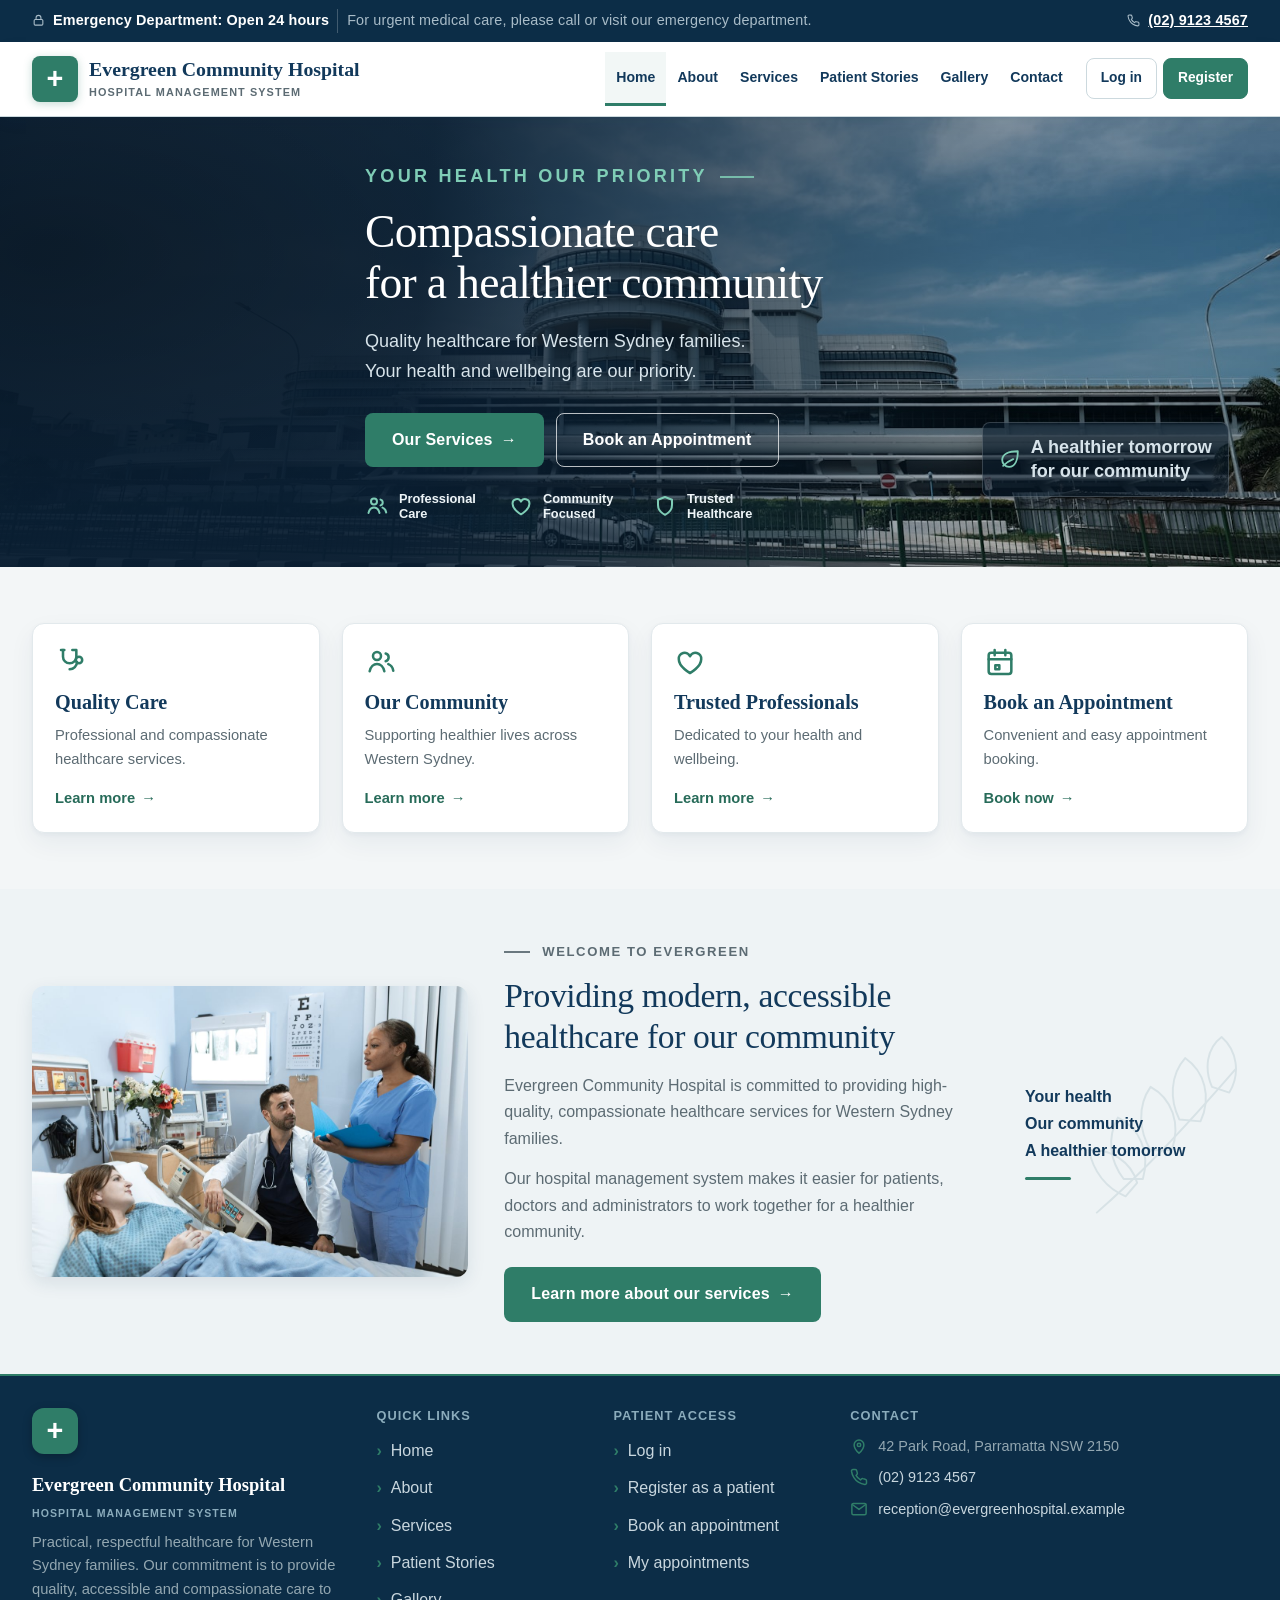
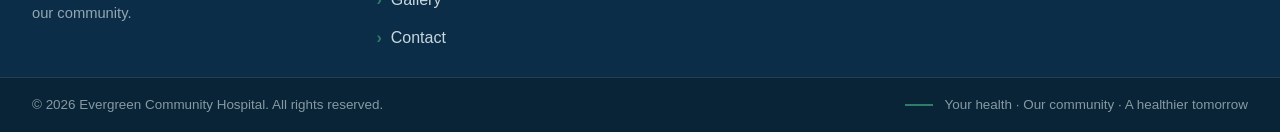
<file: index.html>
<!DOCTYPE html>
<html lang="en">
<head>
    <meta charset="UTF-8">
    <meta name="viewport" content="width=device-width, initial-scale=1.0">
    <meta name="description" content="Evergreen Community Hospital provides practical, compassionate healthcare for families in Western Sydney.">
    <title>Evergreen Community Hospital - Hospital Management System</title>
    <link rel="stylesheet" href="css/style.css?v=17">
    <script src="js/script.js" defer></script>
</head>
<body>
    <!-- Accessibility shortcut for keyboard users to bypass repeated navigation links. -->
    <a class="skip-link" href="#main-content">Skip to main content</a>

    <!-- Top contact strip highlights urgent hospital information before the main header. -->
    <aside class="utility-bar" aria-label="Hospital contact information">
        <section class="container">
            <p class="utility-alert">
                <svg class="utility-ico" width="13" height="13" viewBox="0 0 24 24" aria-hidden="true" focusable="false"><rect x="4" y="10" width="16" height="10.5" rx="2"/><path d="M7.5 10V7a4.5 4.5 0 0 1 9 0v3"/></svg>
                <strong>Emergency Department: Open 24 hours</strong>
                <span class="utility-note">For urgent medical care, please call or visit our emergency department.</span>
            </p>
            <p class="utility-phone">
                <svg class="utility-ico" width="13" height="13" viewBox="0 0 24 24" aria-hidden="true" focusable="false"><path d="M22 16.9v3a2 2 0 0 1-2.2 2 19.8 19.8 0 0 1-8.6-3.1 19.5 19.5 0 0 1-6-6A19.8 19.8 0 0 1 2 4.2 2 2 0 0 1 4 2h3a2 2 0 0 1 2 1.7c.1 1 .4 1.9.7 2.8a2 2 0 0 1-.5 2.1L8 9.9a16 16 0 0 0 6 6l1.3-1.3a2 2 0 0 1 2.1-.4c.9.3 1.8.6 2.8.7A2 2 0 0 1 22 16.9z"/></svg>
                <a href="tel:+61291234567">(02) 9123 4567</a>
            </p>
        </section>
    </aside>

    <!-- Shared site header with branding, mobile menu button and primary navigation. -->
    <header class="site-header">
        <section class="container header-row">
            <a class="brand" href="index.html" aria-label="Evergreen Community Hospital home page">
                <span class="brand-mark" aria-hidden="true">+</span>
                <span>Evergreen Community Hospital
                    <small>Hospital Management System</small>
                </span>
            </a>
            <button class="menu-button" type="button" aria-expanded="false" aria-controls="main-navigation" aria-label="Open navigation menu"><span></span></button>
            <nav class="main-nav" id="main-navigation" aria-label="Main navigation">
                <ul>
                    <li><a href="index.html" aria-current="page">Home</a></li>
                    <li><a href="about.html">About</a></li>
                    <li><a href="services.html">Services</a></li>
                    <li><a href="testimonials.html">Patient Stories</a></li>
                    <li><a href="gallery.html">Gallery</a></li>
                    <li><a href="contact.html">Contact</a></li>
                    <li><a class="nav-login" href="auth/login.php">Log in</a></li>
                    <li><a class="nav-register" href="auth/register.php">Register</a></li>
                </ul>
            </nav>
        </section>
    </header>

    <main id="main-content">
        <!-- Hero: dark navy on the left, hospital building on the right, two primary actions. -->
        <section class="hero">
            <div class="container hero-content">
                <p class="kicker">Your health our priority</p>
                <h1>Compassionate care<br>for a healthier community</h1>
                <p>Quality healthcare for Western Sydney families.<br>Your health and wellbeing are our priority.</p>
                <div class="button-row">
                    <a class="button button-primary" href="services.html">Our Services <span aria-hidden="true">&rarr;</span></a>
                    <a class="button button-light" href="patient/book.php">Book an Appointment</a>
                </div>
                <ul class="hero-highlights">
                    <li>
                        <svg viewBox="0 0 24 24" aria-hidden="true" focusable="false"><circle cx="9" cy="7.5" r="3"/><path d="M3.5 19c.7-3.3 3-5.5 5.5-5.5s4.8 2.2 5.5 5.5"/><path d="M15.5 5.6a3 3 0 0 1 0 5.8"/><path d="M17.5 13.6c1.9.7 3.3 2.6 3.7 4.9"/></svg>
                        <span>Professional Care</span>
                    </li>
                    <li>
                        <svg viewBox="0 0 24 24" aria-hidden="true" focusable="false"><path d="M12 20.3S3.6 15.6 3.6 9.9A4.4 4.4 0 0 1 12 7.7a4.4 4.4 0 0 1 8.4 2.2c0 5.7-8.4 10.4-8.4 10.4z"/></svg>
                        <span>Community Focused</span>
                    </li>
                    <li>
                        <svg viewBox="0 0 24 24" aria-hidden="true" focusable="false"><path d="M12 3l7 2.8v5.2c0 4.6-3 7.8-7 9.8-4-2-7-5.2-7-9.8V5.8z"/></svg>
                        <span>Trusted Healthcare</span>
                    </li>
                </ul>
            </div>
            <p class="hero-badge" aria-hidden="true">
                <svg viewBox="0 0 24 24" focusable="false"><path d="M11 20.5A7.5 7.5 0 0 1 3.5 13C3.5 6.5 11 3.5 20.5 3.5c0 9.5-3 17-9.5 17z"/><path d="M4.5 19.5C8 16 11 14 15.5 12.2"/></svg>
                <span>A healthier tomorrow<br>for our community</span>
            </p>
        </section>

        <!-- Four value cards, one row on desktop, sitting below the hero. -->
        <section class="quick-help" aria-label="Why choose Evergreen">
            <div class="container quick-help-grid">
                <article class="help-card">
                    <span class="help-icon" aria-hidden="true">
                        <svg viewBox="0 0 24 24" focusable="false"><path d="M6 3v5a5 5 0 0 0 10 0V3"/><path d="M4.5 3H7M13 3h2.5"/><path d="M11 17.5a5.5 5.5 0 0 0 5.5-5.5V12"/><circle cx="18" cy="10.5" r="2.4"/></svg>
                    </span>
                    <h2>Quality Care</h2>
                    <p>Professional and compassionate healthcare services.</p>
                    <p class="card-more"><a href="services.html">Learn more <span aria-hidden="true">&rarr;</span></a></p>
                </article>
                <article class="help-card">
                    <span class="help-icon" aria-hidden="true">
                        <svg viewBox="0 0 24 24" focusable="false"><circle cx="9" cy="7.5" r="3"/><path d="M3.5 19c.7-3.3 3-5.5 5.5-5.5s4.8 2.2 5.5 5.5"/><path d="M15.5 5.6a3 3 0 0 1 0 5.8"/><path d="M17.5 13.6c1.9.7 3.3 2.6 3.7 4.9"/></svg>
                    </span>
                    <h2>Our Community</h2>
                    <p>Supporting healthier lives across Western Sydney.</p>
                    <p class="card-more"><a href="about.html">Learn more <span aria-hidden="true">&rarr;</span></a></p>
                </article>
                <article class="help-card">
                    <span class="help-icon" aria-hidden="true">
                        <svg viewBox="0 0 24 24" focusable="false"><path d="M12 20.3S3.6 15.6 3.6 9.9A4.4 4.4 0 0 1 12 7.7a4.4 4.4 0 0 1 8.4 2.2c0 5.7-8.4 10.4-8.4 10.4z"/></svg>
                    </span>
                    <h2>Trusted Professionals</h2>
                    <p>Dedicated to your health and wellbeing.</p>
                    <p class="card-more"><a href="about.html">Learn more <span aria-hidden="true">&rarr;</span></a></p>
                </article>
                <article class="help-card">
                    <span class="help-icon" aria-hidden="true">
                        <svg viewBox="0 0 24 24" focusable="false"><rect x="3.5" y="5" width="17" height="16" rx="2"/><path d="M16 3v4M8 3v4M3.5 10h17"/><path d="M8.5 14.5h3v3h-3z"/></svg>
                    </span>
                    <h2>Book an Appointment</h2>
                    <p>Convenient and easy appointment booking.</p>
                    <p class="card-more"><a href="patient/book.php">Book now <span aria-hidden="true">&rarr;</span></a></p>
                </article>
            </div>
        </section>

        <!-- Welcome band: reception image left, positioning copy centre, decorative motif right. -->
        <section class="welcome">
            <div class="container welcome-grid">
                <figure class="welcome-media">
                    <img src="images/doctor-patient.jpg" width="1125" height="750" alt="Evergreen Community Hospital staff meeting with a patient">
                </figure>
                <div class="welcome-copy">
                    <p class="kicker">Welcome to Evergreen</p>
                    <h2>Providing modern, accessible<br>healthcare for our community</h2>
                    <p>Evergreen Community Hospital is committed to providing high-quality, compassionate healthcare services for Western Sydney families.</p>
                    <p>Our hospital management system makes it easier for patients, doctors and administrators to work together for a healthier community.</p>
                    <a class="button button-primary" href="services.html">Learn more about our services <span aria-hidden="true">&rarr;</span></a>
                </div>
                <aside class="welcome-aside" aria-hidden="true">
                    <svg class="welcome-leaf" viewBox="0 0 200 200" focusable="false"><path d="M30 185 C 70 150 110 110 175 35"/><path d="M58 150 C 44 132 40 108 52 86 C 74 96 86 122 78 150 Z"/><path d="M86 120 C 74 100 72 74 86 54 C 108 66 118 92 108 120 Z"/><path d="M116 88 C 106 68 106 42 122 24 C 142 38 150 64 138 90 Z"/><path d="M150 54 C 142 36 144 14 160 2 C 176 16 180 40 168 60 Z"/><path d="M60 168 C 40 160 26 142 22 120 C 44 118 66 132 72 154 Z"/></svg>
                    <p class="welcome-motto">Your health<br>Our community<br>A healthier tomorrow</p>
                    <span class="welcome-rule"></span>
                </aside>
            </div>
        </section>
    </main>

    <!-- Shared footer repeats key links and fictional prototype contact details. -->
    <footer class="site-footer">
        <div class="container footer-inner">
            <div class="footer-brand">
                <span class="footer-mark" aria-hidden="true">+</span>
                <p class="footer-name">Evergreen Community Hospital<small>Hospital Management System</small></p>
                <p class="footer-tagline">Practical, respectful healthcare for Western Sydney families. Our commitment is to provide quality, accessible and compassionate care to our community.</p>
            </div>
            <nav class="footer-col" aria-label="Footer quick links">
                <h2 class="footer-heading">Quick links</h2>
                <ul class="footer-links">
                    <li><a href="index.html">Home</a></li>
                    <li><a href="about.html">About</a></li>
                    <li><a href="services.html">Services</a></li>
                    <li><a href="testimonials.html">Patient Stories</a></li>
                    <li><a href="gallery.html">Gallery</a></li>
                    <li><a href="contact.html">Contact</a></li>
                </ul>
            </nav>
            <nav class="footer-col" aria-label="Footer patient access">
                <h2 class="footer-heading">Patient access</h2>
                <ul class="footer-links">
                    <li><a href="auth/login.php">Log in</a></li>
                    <li><a href="auth/register.php">Register as a patient</a></li>
                    <li><a href="patient/book.php">Book an appointment</a></li>
                    <li><a href="patient/appointments.php">My appointments</a></li>
                </ul>
            </nav>
            <div class="footer-col footer-contact">
                <h2 class="footer-heading">Contact</h2>
                <ul class="footer-contact-list">
                    <li>
                        <svg viewBox="0 0 24 24" aria-hidden="true" focusable="false"><path d="M12 21.5s-6.5-5.6-6.5-11A6.5 6.5 0 0 1 18.5 10.5c0 5.4-6.5 11-6.5 11z"/><circle cx="12" cy="10.5" r="2.3"/></svg>
                        <span>42 Park Road, Parramatta NSW 2150</span>
                    </li>
                    <li>
                        <svg viewBox="0 0 24 24" aria-hidden="true" focusable="false"><path d="M22 16.9v3a2 2 0 0 1-2.2 2 19.8 19.8 0 0 1-8.6-3.1 19.5 19.5 0 0 1-6-6A19.8 19.8 0 0 1 2 4.2 2 2 0 0 1 4 2h3a2 2 0 0 1 2 1.7c.1 1 .4 1.9.7 2.8a2 2 0 0 1-.5 2.1L8 9.9a16 16 0 0 0 6 6l1.3-1.3a2 2 0 0 1 2.1-.4c.9.3 1.8.6 2.8.7A2 2 0 0 1 22 16.9z"/></svg>
                        <a href="tel:+61291234567">(02) 9123 4567</a>
                    </li>
                    <li>
                        <svg viewBox="0 0 24 24" aria-hidden="true" focusable="false"><rect x="2.5" y="4.5" width="19" height="15" rx="2"/><path d="m3 6 9 6.5L21 6"/></svg>
                        <a href="mailto:reception@evergreenhospital.example">reception@evergreenhospital.example</a>
                    </li>
                </ul>
            </div>
        </div>
        <div class="footer-bottom">
            <div class="container">
                <p class="footer-copy">&copy; <span id="current-year">2026</span> Evergreen Community Hospital. All rights reserved.</p>
                <p class="footer-motto"><span class="footer-motto-rule" aria-hidden="true"></span>Your health &middot; Our community &middot; A healthier tomorrow</p>
            </div>
        </div>
    </footer>
</body>
</html>
</file>
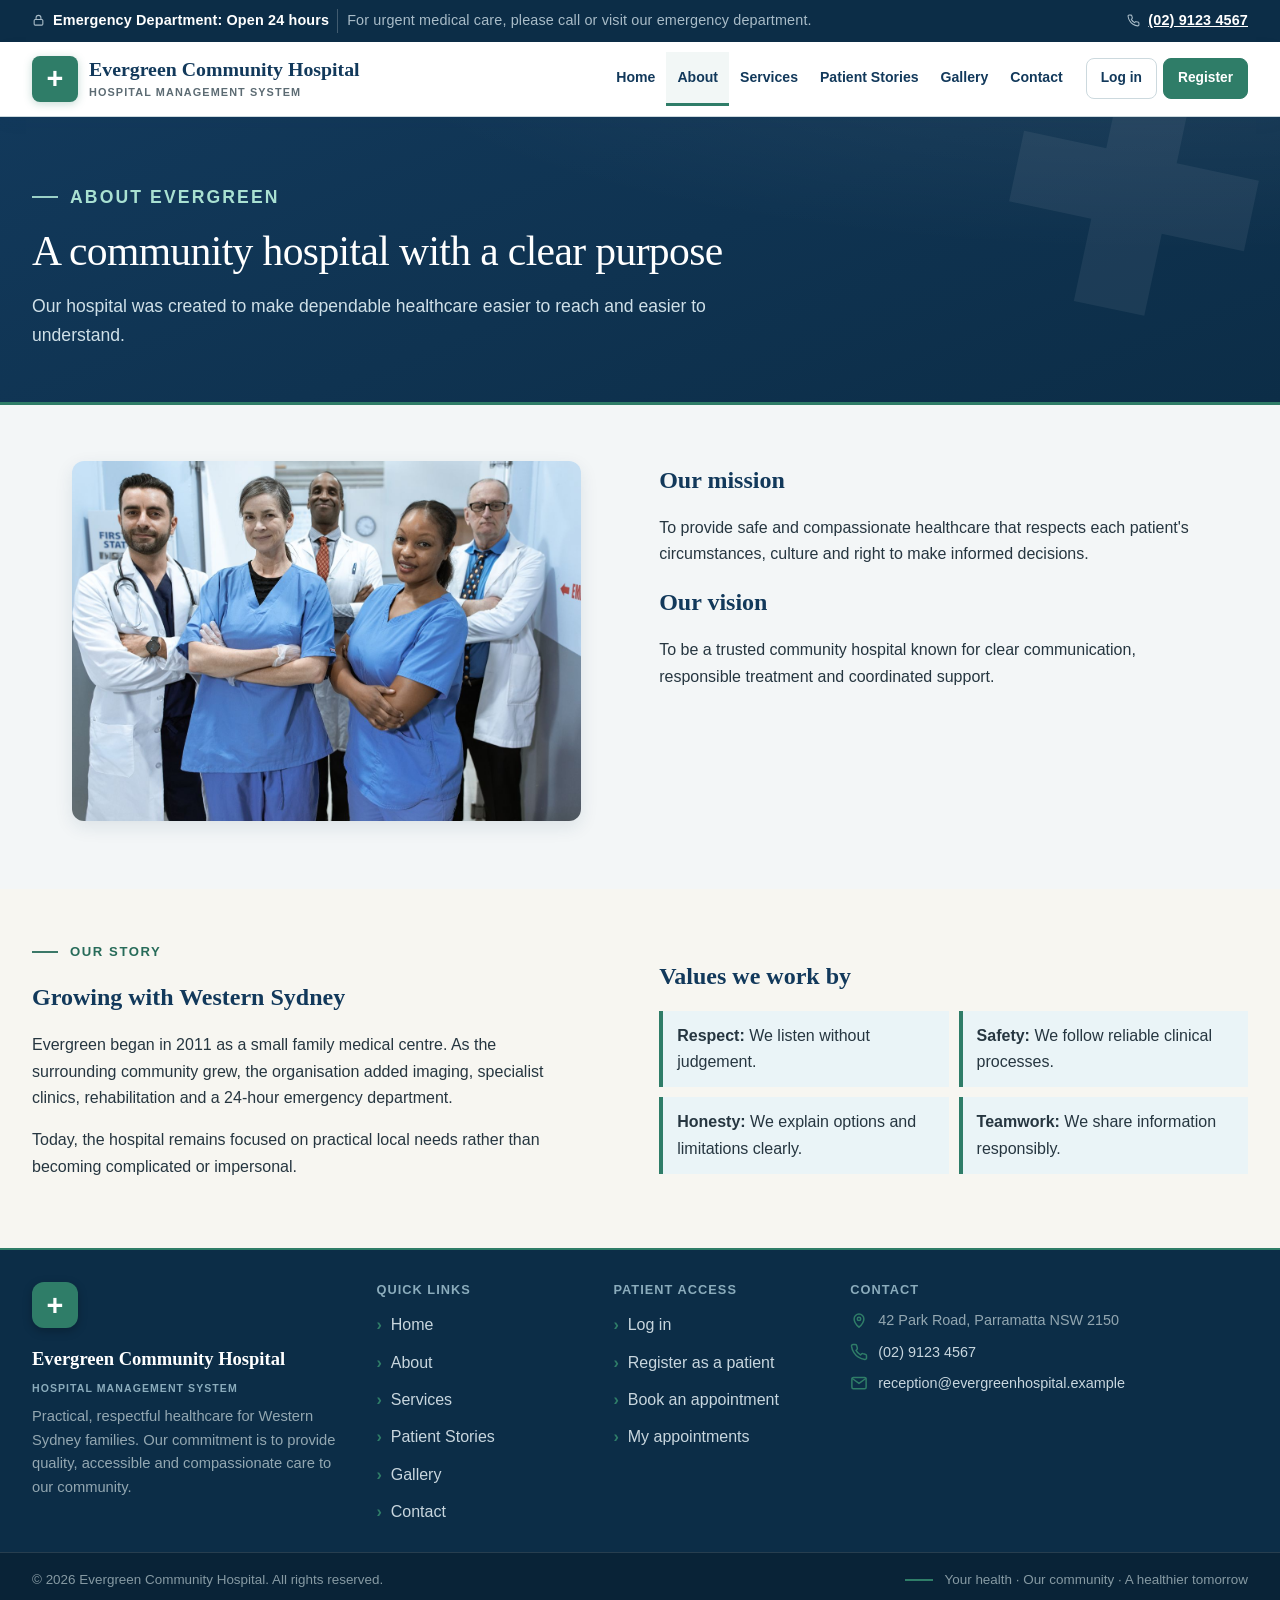
<file: about.html>
<!DOCTYPE html>
<html lang="en">
<head>
    <meta charset="UTF-8">
    <meta name="viewport" content="width=device-width, initial-scale=1.0">
    <meta name="description" content="Read the mission, values and history of Evergreen Community Hospital.">
    <title>About Us - Evergreen Community Hospital</title>
    <link rel="stylesheet" href="css/style.css?v=17">
    <script src="js/script.js" defer></script>
</head>
<body>
    <!-- Accessibility shortcut for keyboard users to bypass repeated navigation links. -->
    <a class="skip-link" href="#main-content">Skip to main content</a>

    <!-- Top contact strip highlights urgent hospital information before the main header. -->
    <aside class="utility-bar" aria-label="Hospital contact information">
        <section class="container">
            <p class="utility-alert">
                <svg class="utility-ico" width="13" height="13" viewBox="0 0 24 24" aria-hidden="true" focusable="false"><rect x="4" y="10" width="16" height="10.5" rx="2"/><path d="M7.5 10V7a4.5 4.5 0 0 1 9 0v3"/></svg>
                <strong>Emergency Department: Open 24 hours</strong>
                <span class="utility-note">For urgent medical care, please call or visit our emergency department.</span>
            </p>
            <p class="utility-phone">
                <svg class="utility-ico" width="13" height="13" viewBox="0 0 24 24" aria-hidden="true" focusable="false"><path d="M22 16.9v3a2 2 0 0 1-2.2 2 19.8 19.8 0 0 1-8.6-3.1 19.5 19.5 0 0 1-6-6A19.8 19.8 0 0 1 2 4.2 2 2 0 0 1 4 2h3a2 2 0 0 1 2 1.7c.1 1 .4 1.9.7 2.8a2 2 0 0 1-.5 2.1L8 9.9a16 16 0 0 0 6 6l1.3-1.3a2 2 0 0 1 2.1-.4c.9.3 1.8.6 2.8.7A2 2 0 0 1 22 16.9z"/></svg>
                <a href="tel:+61291234567">(02) 9123 4567</a>
            </p>
        </section>
    </aside>

    <!-- Shared site header with branding, mobile menu button and primary navigation. -->
    <header class="site-header">
        <section class="container header-row">
            <a class="brand" href="index.html" aria-label="Evergreen Community Hospital home page">
                <span class="brand-mark" aria-hidden="true">+</span>
                <span>Evergreen Community Hospital
                    <small>Hospital Management System</small>
                </span>
            </a>
            <button class="menu-button" type="button" aria-expanded="false" aria-controls="main-navigation" aria-label="Open navigation menu"><span></span></button>
            <nav class="main-nav" id="main-navigation" aria-label="Main navigation">
                <ul>
                    <li><a href="index.html">Home</a></li>
                    <li><a href="about.html" aria-current="page">About</a></li>
                    <li><a href="services.html">Services</a></li>
                    <li><a href="testimonials.html">Patient Stories</a></li>
                    <li><a href="gallery.html">Gallery</a></li>
                    <li><a href="contact.html">Contact</a></li>
                    <li><a class="nav-login" href="auth/login.php">Log in</a></li>
                    <li><a class="nav-register" href="auth/register.php">Register</a></li>
                </ul>
            </nav>
        </section>
    </header>

    <main id="main-content">
        <!-- Page banner introduces the hospital background and purpose. -->
        <header class="page-banner"><section class="container"><p class="kicker">About Evergreen</p><h1>A community hospital with a clear purpose</h1><p>Our hospital was created to make dependable healthcare easier to reach and easier to understand.</p></section></header>
        <!-- Mission and vision section explains the hospital's guiding goals. -->
        <section class="content-section"><section class="container two-column"><figure class="photo-frame"><img src="images/medical-team.jpg" width="1350" height="900" alt="A diverse team of doctors and nurses standing in a hospital corridor"></figure><article><h2>Our mission</h2><p>To provide safe and compassionate healthcare that respects each patient's circumstances, culture and right to make informed decisions.</p><h2>Our vision</h2><p>To be a trusted community hospital known for clear communication, responsible treatment and coordinated support.</p></article></section></section>
        <!-- Story and values section gives context for how the hospital works with the community. -->
        <section class="content-section alternate"><section class="container two-column"><article><p class="kicker">Our story</p><h2>Growing with Western Sydney</h2><p>Evergreen began in 2011 as a small family medical centre. As the surrounding community grew, the organisation added imaging, specialist clinics, rehabilitation and a 24-hour emergency department.</p><p>Today, the hospital remains focused on practical local needs rather than becoming complicated or impersonal.</p></article><article><h2>Values we work by</h2><ul class="values-list"><li><strong>Respect:</strong> We listen without judgement.</li><li><strong>Safety:</strong> We follow reliable clinical processes.</li><li><strong>Honesty:</strong> We explain options and limitations clearly.</li><li><strong>Teamwork:</strong> We share information responsibly.</li></ul></article></section></section>
    </main>

    <!-- Shared footer repeats key links and fictional prototype contact details. -->
    <footer class="site-footer">
        <div class="container footer-inner">
            <div class="footer-brand">
                <span class="footer-mark" aria-hidden="true">+</span>
                <p class="footer-name">Evergreen Community Hospital<small>Hospital Management System</small></p>
                <p class="footer-tagline">Practical, respectful healthcare for Western Sydney families. Our commitment is to provide quality, accessible and compassionate care to our community.</p>
            </div>
            <nav class="footer-col" aria-label="Footer quick links">
                <h2 class="footer-heading">Quick links</h2>
                <ul class="footer-links">
                    <li><a href="index.html">Home</a></li>
                    <li><a href="about.html">About</a></li>
                    <li><a href="services.html">Services</a></li>
                    <li><a href="testimonials.html">Patient Stories</a></li>
                    <li><a href="gallery.html">Gallery</a></li>
                    <li><a href="contact.html">Contact</a></li>
                </ul>
            </nav>
            <nav class="footer-col" aria-label="Footer patient access">
                <h2 class="footer-heading">Patient access</h2>
                <ul class="footer-links">
                    <li><a href="auth/login.php">Log in</a></li>
                    <li><a href="auth/register.php">Register as a patient</a></li>
                    <li><a href="patient/book.php">Book an appointment</a></li>
                    <li><a href="patient/appointments.php">My appointments</a></li>
                </ul>
            </nav>
            <div class="footer-col footer-contact">
                <h2 class="footer-heading">Contact</h2>
                <ul class="footer-contact-list">
                    <li>
                        <svg viewBox="0 0 24 24" aria-hidden="true" focusable="false"><path d="M12 21.5s-6.5-5.6-6.5-11A6.5 6.5 0 0 1 18.5 10.5c0 5.4-6.5 11-6.5 11z"/><circle cx="12" cy="10.5" r="2.3"/></svg>
                        <span>42 Park Road, Parramatta NSW 2150</span>
                    </li>
                    <li>
                        <svg viewBox="0 0 24 24" aria-hidden="true" focusable="false"><path d="M22 16.9v3a2 2 0 0 1-2.2 2 19.8 19.8 0 0 1-8.6-3.1 19.5 19.5 0 0 1-6-6A19.8 19.8 0 0 1 2 4.2 2 2 0 0 1 4 2h3a2 2 0 0 1 2 1.7c.1 1 .4 1.9.7 2.8a2 2 0 0 1-.5 2.1L8 9.9a16 16 0 0 0 6 6l1.3-1.3a2 2 0 0 1 2.1-.4c.9.3 1.8.6 2.8.7A2 2 0 0 1 22 16.9z"/></svg>
                        <a href="tel:+61291234567">(02) 9123 4567</a>
                    </li>
                    <li>
                        <svg viewBox="0 0 24 24" aria-hidden="true" focusable="false"><rect x="2.5" y="4.5" width="19" height="15" rx="2"/><path d="m3 6 9 6.5L21 6"/></svg>
                        <a href="mailto:reception@evergreenhospital.example">reception@evergreenhospital.example</a>
                    </li>
                </ul>
            </div>
        </div>
        <div class="footer-bottom">
            <div class="container">
                <p class="footer-copy">&copy; <span id="current-year">2026</span> Evergreen Community Hospital. All rights reserved.</p>
                <p class="footer-motto"><span class="footer-motto-rule" aria-hidden="true"></span>Your health &middot; Our community &middot; A healthier tomorrow</p>
            </div>
        </div>
    </footer>
</body>
</html>
</file>
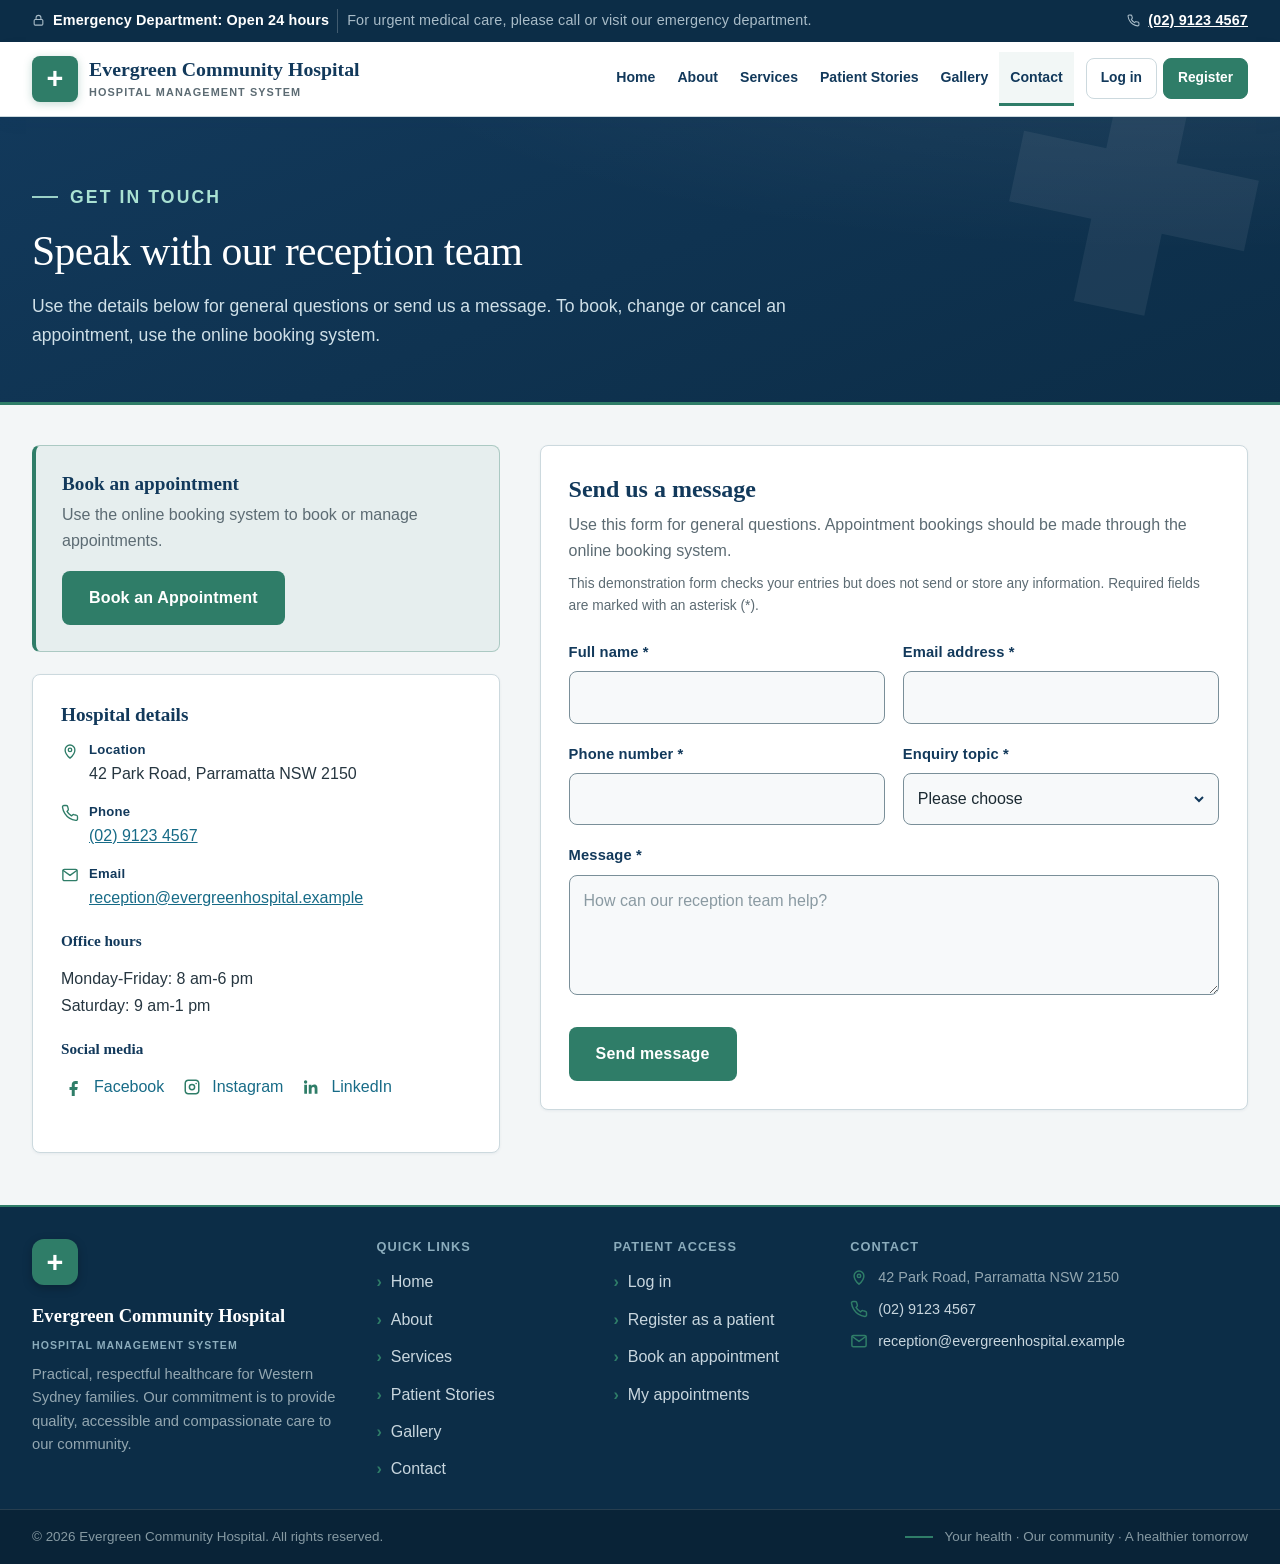
<file: contact.html>
<!DOCTYPE html>
<html lang="en">
<head>
    <meta charset="UTF-8">
    <meta name="viewport" content="width=device-width, initial-scale=1.0">
    <meta name="description" content="Contact Evergreen Community Hospital reception, or send a general enquiry. Appointments are booked in the online booking system.">
    <title>Contact - Evergreen Community Hospital</title>
    <link rel="stylesheet" href="css/style.css?v=17">
    <script src="js/script.js" defer></script>
</head>
<body>
    <!-- Accessibility shortcut for keyboard users to bypass repeated navigation links. -->
    <a class="skip-link" href="#main-content">Skip to main content</a>

    <!-- Top contact strip highlights urgent hospital information before the main header. -->
    <aside class="utility-bar" aria-label="Hospital contact information">
        <section class="container">
            <p class="utility-alert">
                <svg class="utility-ico" width="13" height="13" viewBox="0 0 24 24" aria-hidden="true" focusable="false"><rect x="4" y="10" width="16" height="10.5" rx="2"/><path d="M7.5 10V7a4.5 4.5 0 0 1 9 0v3"/></svg>
                <strong>Emergency Department: Open 24 hours</strong>
                <span class="utility-note">For urgent medical care, please call or visit our emergency department.</span>
            </p>
            <p class="utility-phone">
                <svg class="utility-ico" width="13" height="13" viewBox="0 0 24 24" aria-hidden="true" focusable="false"><path d="M22 16.9v3a2 2 0 0 1-2.2 2 19.8 19.8 0 0 1-8.6-3.1 19.5 19.5 0 0 1-6-6A19.8 19.8 0 0 1 2 4.2 2 2 0 0 1 4 2h3a2 2 0 0 1 2 1.7c.1 1 .4 1.9.7 2.8a2 2 0 0 1-.5 2.1L8 9.9a16 16 0 0 0 6 6l1.3-1.3a2 2 0 0 1 2.1-.4c.9.3 1.8.6 2.8.7A2 2 0 0 1 22 16.9z"/></svg>
                <a href="tel:+61291234567">(02) 9123 4567</a>
            </p>
        </section>
    </aside>

    <!-- Shared site header with branding, mobile menu button and primary navigation. -->
    <header class="site-header">
        <section class="container header-row">
            <a class="brand" href="index.html" aria-label="Evergreen Community Hospital home page">
                <span class="brand-mark" aria-hidden="true">+</span>
                <span>Evergreen Community Hospital
                    <small>Hospital Management System</small>
                </span>
            </a>
            <button class="menu-button" type="button" aria-expanded="false" aria-controls="main-navigation" aria-label="Open navigation menu"><span></span></button>
            <nav class="main-nav" id="main-navigation" aria-label="Main navigation">
                <ul>
                    <li><a href="index.html">Home</a></li>
                    <li><a href="about.html">About</a></li>
                    <li><a href="services.html">Services</a></li>
                    <li><a href="testimonials.html">Patient Stories</a></li>
                    <li><a href="gallery.html">Gallery</a></li>
                    <li><a href="contact.html" aria-current="page">Contact</a></li>
                    <li><a class="nav-login" href="auth/login.php">Log in</a></li>
                    <li><a class="nav-register" href="auth/register.php">Register</a></li>
                </ul>
            </nav>
        </section>
    </header>

    <main id="main-content">
        <!-- Page banner sets expectations for general enquiries and non-urgent appointments. -->
        <header class="page-banner"><section class="container"><p class="kicker">Get in touch</p><h1>Speak with our reception team</h1><p>Use the details below for general questions or send us a message. To book, change or cancel an appointment, use the online booking system.</p></section></header>
        <!-- General-enquiry / reception page: booking CTA and hospital details on the left, a flat message form on the right. -->
        <section class="content-section"><section class="container contact-layout">
            <div class="contact-aside">
                <!-- Booking is a separate call to action, kept out of the enquiry form. -->
                <div class="contact-book">
                    <h2>Book an appointment</h2>
                    <p>Use the online booking system to book or manage appointments.</p>
                    <a class="button button-primary" href="patient/book.php">Book an Appointment</a>
                </div>

                <!-- Fictional contact details are included for the educational prototype. -->
                <aside class="contact-details">
                    <h2>Hospital details</h2>
                    <ul class="contact-rows">
                        <li><svg viewBox="0 0 24 24" aria-hidden="true" focusable="false"><path d="M12 21.5s-6.5-5.6-6.5-11A6.5 6.5 0 0 1 18.5 10.5c0 5.4-6.5 11-6.5 11z"/><circle cx="12" cy="10.5" r="2.3"/></svg><span><strong>Location</strong>42 Park Road, Parramatta NSW 2150</span></li>
                        <li><svg viewBox="0 0 24 24" aria-hidden="true" focusable="false"><path d="M22 16.9v3a2 2 0 0 1-2.2 2 19.8 19.8 0 0 1-8.6-3.1 19.5 19.5 0 0 1-6-6A19.8 19.8 0 0 1 2 4.2 2 2 0 0 1 4 2h3a2 2 0 0 1 2 1.7c.1 1 .4 1.9.7 2.8a2 2 0 0 1-.5 2.1L8 9.9a16 16 0 0 0 6 6l1.3-1.3a2 2 0 0 1 2.1-.4c.9.3 1.8.6 2.8.7A2 2 0 0 1 22 16.9z"/></svg><span><strong>Phone</strong><a href="tel:+61291234567">(02) 9123 4567</a></span></li>
                        <li><svg viewBox="0 0 24 24" aria-hidden="true" focusable="false"><rect x="2.5" y="4.5" width="19" height="15" rx="2"/><path d="m3 6 9 6.5L21 6"/></svg><span><strong>Email</strong><a href="mailto:reception@evergreenhospital.example">reception@evergreenhospital.example</a></span></li>
                    </ul>
                    <h3>Office hours</h3>
                    <p>Monday-Friday: 8 am-6 pm<br>Saturday: 9 am-1 pm</p>
                    <h3>Social media</h3>
                    <ul class="social-list"><li><a href="https://www.facebook.com/">Facebook</a></li><li><a href="https://www.instagram.com/">Instagram</a></li><li><a href="https://www.linkedin.com/">LinkedIn</a></li></ul>
                </aside>
            </div>

            <!-- Flat general-enquiry form. JavaScript demo only: nothing is sent or stored. -->
            <section class="form-panel">
                <h2>Send us a message</h2>
                <p>Use this form for general questions. Appointment bookings should be made through the online booking system.</p>
                <p class="form-note">This demonstration form checks your entries but does not send or store any information. Required fields are marked with an asterisk (*).</p>
                <form id="enquiry-form" novalidate>
                    <div class="form-grid">
                        <div class="form-field"><label for="enquiry-name">Full name *</label><input id="enquiry-name" name="name" type="text" minlength="2" autocomplete="name" required></div>
                        <div class="form-field"><label for="enquiry-email">Email address *</label><input id="enquiry-email" name="email" type="email" autocomplete="email" required></div>
                        <div class="form-field"><label for="enquiry-phone">Phone number *</label><input id="enquiry-phone" name="phone" type="tel" pattern="[0-9+() -]{8,18}" title="Use 8 to 18 numbers or phone symbols" autocomplete="tel" required></div>
                        <div class="form-field"><label for="enquiry-topic">Enquiry topic *</label><select id="enquiry-topic" name="topic" required><option value="">Please choose</option><option>General enquiry</option><option>Billing / accounts</option><option>Medical records enquiry</option><option>Website help</option><option>Other</option></select></div>
                        <div class="form-field full-width"><label for="enquiry-message">Message *</label><textarea id="enquiry-message" name="message" minlength="10" required placeholder="How can our reception team help?"></textarea></div>
                    </div>
                    <div class="form-actions">
                        <button class="button button-primary" type="submit">Send message</button>
                    </div>
                    <p class="form-feedback" id="form-feedback" role="status" aria-live="polite" tabindex="-1"></p>
                </form>
            </section>
        </section></section>
    </main>

    <!-- Shared footer repeats key links and fictional prototype contact details. -->
    <footer class="site-footer">
        <div class="container footer-inner">
            <div class="footer-brand">
                <span class="footer-mark" aria-hidden="true">+</span>
                <p class="footer-name">Evergreen Community Hospital<small>Hospital Management System</small></p>
                <p class="footer-tagline">Practical, respectful healthcare for Western Sydney families. Our commitment is to provide quality, accessible and compassionate care to our community.</p>
            </div>
            <nav class="footer-col" aria-label="Footer quick links">
                <h2 class="footer-heading">Quick links</h2>
                <ul class="footer-links">
                    <li><a href="index.html">Home</a></li>
                    <li><a href="about.html">About</a></li>
                    <li><a href="services.html">Services</a></li>
                    <li><a href="testimonials.html">Patient Stories</a></li>
                    <li><a href="gallery.html">Gallery</a></li>
                    <li><a href="contact.html">Contact</a></li>
                </ul>
            </nav>
            <nav class="footer-col" aria-label="Footer patient access">
                <h2 class="footer-heading">Patient access</h2>
                <ul class="footer-links">
                    <li><a href="auth/login.php">Log in</a></li>
                    <li><a href="auth/register.php">Register as a patient</a></li>
                    <li><a href="patient/book.php">Book an appointment</a></li>
                    <li><a href="patient/appointments.php">My appointments</a></li>
                </ul>
            </nav>
            <div class="footer-col footer-contact">
                <h2 class="footer-heading">Contact</h2>
                <ul class="footer-contact-list">
                    <li>
                        <svg viewBox="0 0 24 24" aria-hidden="true" focusable="false"><path d="M12 21.5s-6.5-5.6-6.5-11A6.5 6.5 0 0 1 18.5 10.5c0 5.4-6.5 11-6.5 11z"/><circle cx="12" cy="10.5" r="2.3"/></svg>
                        <span>42 Park Road, Parramatta NSW 2150</span>
                    </li>
                    <li>
                        <svg viewBox="0 0 24 24" aria-hidden="true" focusable="false"><path d="M22 16.9v3a2 2 0 0 1-2.2 2 19.8 19.8 0 0 1-8.6-3.1 19.5 19.5 0 0 1-6-6A19.8 19.8 0 0 1 2 4.2 2 2 0 0 1 4 2h3a2 2 0 0 1 2 1.7c.1 1 .4 1.9.7 2.8a2 2 0 0 1-.5 2.1L8 9.9a16 16 0 0 0 6 6l1.3-1.3a2 2 0 0 1 2.1-.4c.9.3 1.8.6 2.8.7A2 2 0 0 1 22 16.9z"/></svg>
                        <a href="tel:+61291234567">(02) 9123 4567</a>
                    </li>
                    <li>
                        <svg viewBox="0 0 24 24" aria-hidden="true" focusable="false"><rect x="2.5" y="4.5" width="19" height="15" rx="2"/><path d="m3 6 9 6.5L21 6"/></svg>
                        <a href="mailto:reception@evergreenhospital.example">reception@evergreenhospital.example</a>
                    </li>
                </ul>
            </div>
        </div>
        <div class="footer-bottom">
            <div class="container">
                <p class="footer-copy">&copy; <span id="current-year">2026</span> Evergreen Community Hospital. All rights reserved.</p>
                <p class="footer-motto"><span class="footer-motto-rule" aria-hidden="true"></span>Your health &middot; Our community &middot; A healthier tomorrow</p>
            </div>
        </div>
    </footer>
</body>
</html>
</file>
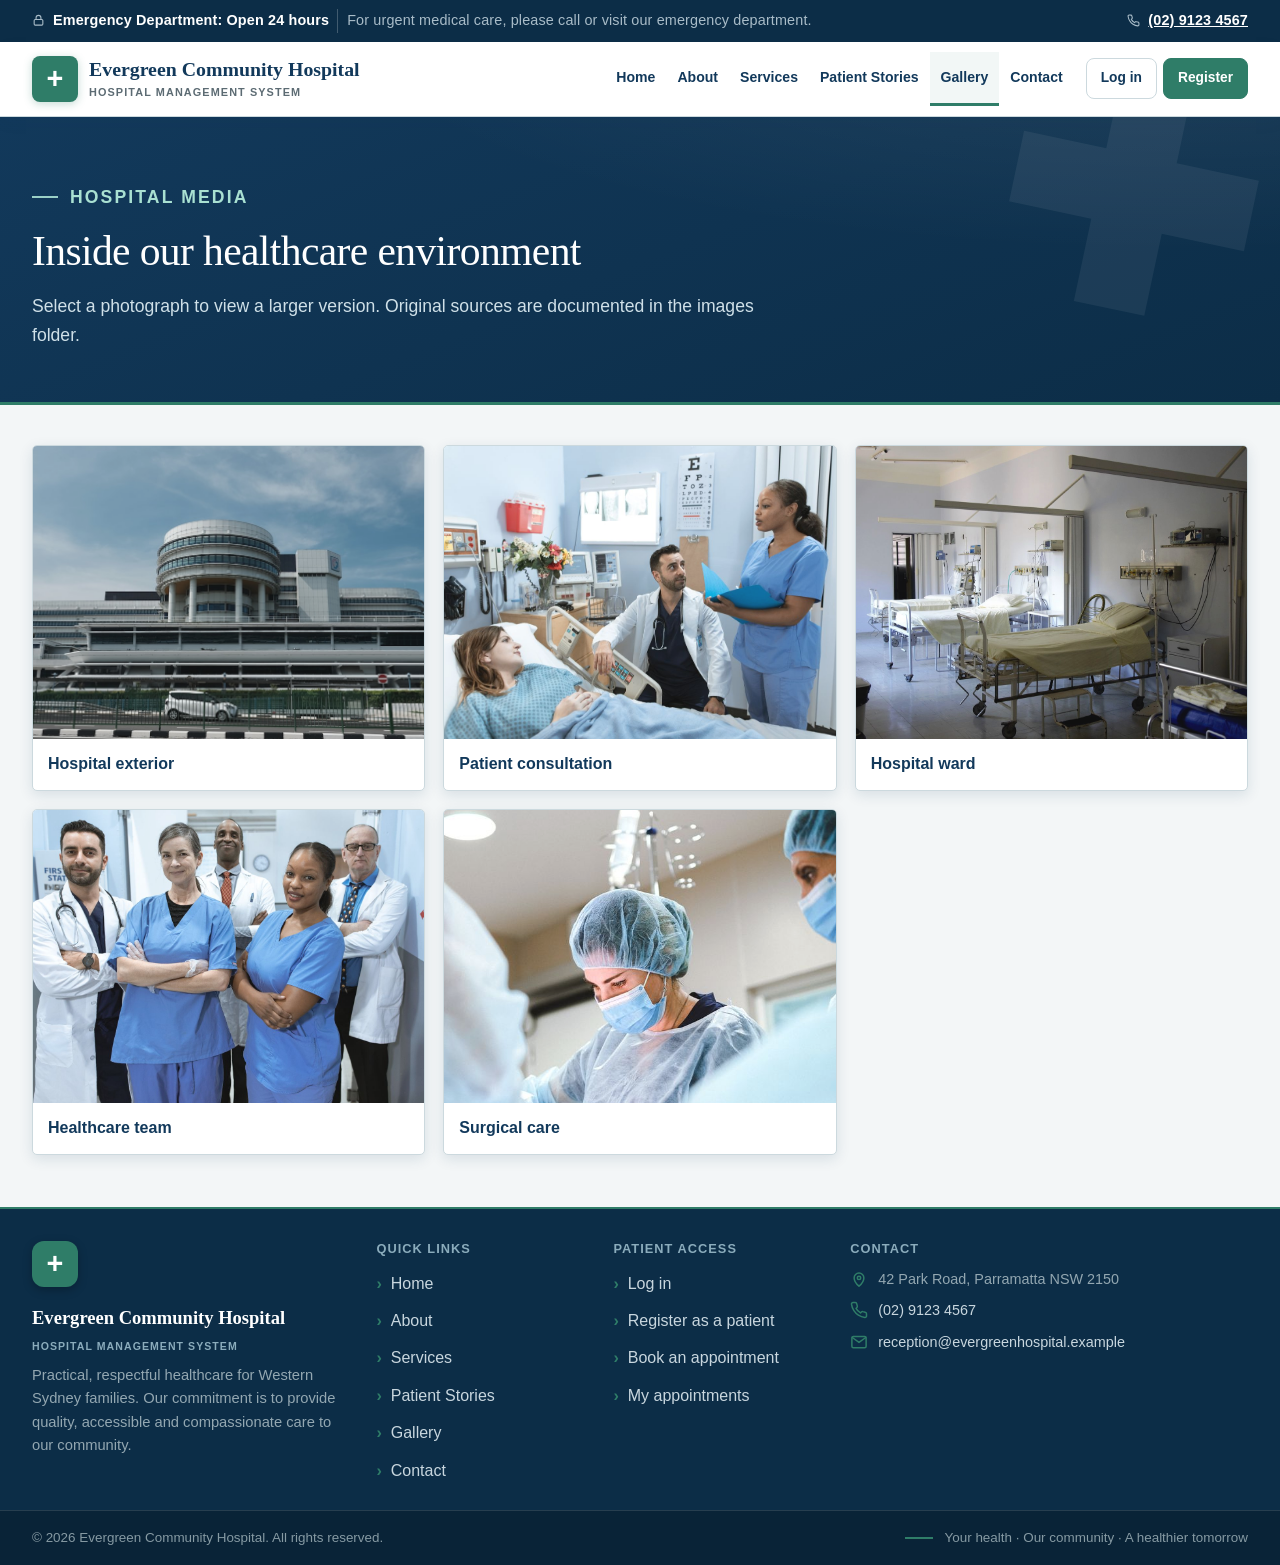
<file: gallery.html>
<!DOCTYPE html>
<html lang="en">
<head>
    <meta charset="UTF-8">
    <meta name="viewport" content="width=device-width, initial-scale=1.0">
    <meta name="description" content="Photo gallery showing hospital facilities, staff and equipment.">
    <title>Gallery - Evergreen Community Hospital</title>
    <link rel="stylesheet" href="css/style.css?v=17">
    <script src="js/script.js" defer></script>
</head>
<body>
    <!-- Accessibility shortcut for keyboard users to bypass repeated navigation links. -->
    <a class="skip-link" href="#main-content">Skip to main content</a>

    <!-- Top contact strip highlights urgent hospital information before the main header. -->
    <aside class="utility-bar" aria-label="Hospital contact information">
        <section class="container">
            <p class="utility-alert">
                <svg class="utility-ico" width="13" height="13" viewBox="0 0 24 24" aria-hidden="true" focusable="false"><rect x="4" y="10" width="16" height="10.5" rx="2"/><path d="M7.5 10V7a4.5 4.5 0 0 1 9 0v3"/></svg>
                <strong>Emergency Department: Open 24 hours</strong>
                <span class="utility-note">For urgent medical care, please call or visit our emergency department.</span>
            </p>
            <p class="utility-phone">
                <svg class="utility-ico" width="13" height="13" viewBox="0 0 24 24" aria-hidden="true" focusable="false"><path d="M22 16.9v3a2 2 0 0 1-2.2 2 19.8 19.8 0 0 1-8.6-3.1 19.5 19.5 0 0 1-6-6A19.8 19.8 0 0 1 2 4.2 2 2 0 0 1 4 2h3a2 2 0 0 1 2 1.7c.1 1 .4 1.9.7 2.8a2 2 0 0 1-.5 2.1L8 9.9a16 16 0 0 0 6 6l1.3-1.3a2 2 0 0 1 2.1-.4c.9.3 1.8.6 2.8.7A2 2 0 0 1 22 16.9z"/></svg>
                <a href="tel:+61291234567">(02) 9123 4567</a>
            </p>
        </section>
    </aside>

    <!-- Shared site header with branding, mobile menu button and primary navigation. -->
    <header class="site-header">
        <section class="container header-row">
            <a class="brand" href="index.html" aria-label="Evergreen Community Hospital home page">
                <span class="brand-mark" aria-hidden="true">+</span>
                <span>Evergreen Community Hospital
                    <small>Hospital Management System</small>
                </span>
            </a>
            <button class="menu-button" type="button" aria-expanded="false" aria-controls="main-navigation" aria-label="Open navigation menu"><span></span></button>
            <nav class="main-nav" id="main-navigation" aria-label="Main navigation">
                <ul>
                    <li><a href="index.html">Home</a></li>
                    <li><a href="about.html">About</a></li>
                    <li><a href="services.html">Services</a></li>
                    <li><a href="testimonials.html">Patient Stories</a></li>
                    <li><a href="gallery.html" aria-current="page">Gallery</a></li>
                    <li><a href="contact.html">Contact</a></li>
                    <li><a class="nav-login" href="auth/login.php">Log in</a></li>
                    <li><a class="nav-register" href="auth/register.php">Register</a></li>
                </ul>
            </nav>
        </section>
    </header>

    <main id="main-content">
        <!-- Page banner explains how visitors can use the interactive gallery. -->
        <header class="page-banner"><section class="container"><p class="kicker">Hospital media</p><h1>Inside our healthcare environment</h1><p>Select a photograph to view a larger version. Original sources are documented in the images folder.</p></section></header>
        <!-- Gallery buttons open the lightbox while preserving image alt text and captions. -->
        <section class="content-section"><section class="container gallery-grid">
            <button class="gallery-button" type="button" data-caption="A modern hospital building and main entrance."><img src="images/hospital-exterior.jpg" width="1600" height="591" alt="Exterior of a modern hospital building"><span>Hospital exterior</span></button>
            <button class="gallery-button" type="button" data-caption="Doctors and a nurse discussing treatment with a patient."><img src="images/doctor-patient.jpg" width="1125" height="750" alt="Healthcare staff talking with a patient in a hospital room"><span>Patient consultation</span></button>
            <button class="gallery-button" type="button" data-caption="A clean hospital ward prepared for patient care."><img src="images/hospital-ward.jpg" width="1359" height="900" alt="Hospital ward with beds and medical equipment"><span>Hospital ward</span></button>
            <button class="gallery-button" type="button" data-caption="A diverse group of healthcare professionals."><img src="images/medical-team.jpg" width="1350" height="900" alt="Doctors and nurses standing together in a hospital"><span>Healthcare team</span></button>
            <button class="gallery-button" type="button" data-caption="Medical professionals working in a surgical environment."><img src="images/surgery-team.jpg" width="600" height="900" alt="Surgical staff carrying out a medical procedure"><span>Surgical care</span></button>
        </section></section>

        <!-- Accessible lightbox dialog is controlled by JavaScript and hidden until selected. -->
        <aside class="lightbox" id="lightbox" role="dialog" aria-modal="true" aria-label="Large photograph viewer" aria-hidden="true">
            <button class="lightbox-close" type="button" aria-label="Close photograph viewer">&times;</button>
            <figure><img src="images/hospital-exterior.jpg" alt="Large gallery photograph"><figcaption></figcaption></figure>
        </aside>
    </main>

    <!-- Shared footer repeats key links and fictional prototype contact details. -->
    <footer class="site-footer">
        <div class="container footer-inner">
            <div class="footer-brand">
                <span class="footer-mark" aria-hidden="true">+</span>
                <p class="footer-name">Evergreen Community Hospital<small>Hospital Management System</small></p>
                <p class="footer-tagline">Practical, respectful healthcare for Western Sydney families. Our commitment is to provide quality, accessible and compassionate care to our community.</p>
            </div>
            <nav class="footer-col" aria-label="Footer quick links">
                <h2 class="footer-heading">Quick links</h2>
                <ul class="footer-links">
                    <li><a href="index.html">Home</a></li>
                    <li><a href="about.html">About</a></li>
                    <li><a href="services.html">Services</a></li>
                    <li><a href="testimonials.html">Patient Stories</a></li>
                    <li><a href="gallery.html">Gallery</a></li>
                    <li><a href="contact.html">Contact</a></li>
                </ul>
            </nav>
            <nav class="footer-col" aria-label="Footer patient access">
                <h2 class="footer-heading">Patient access</h2>
                <ul class="footer-links">
                    <li><a href="auth/login.php">Log in</a></li>
                    <li><a href="auth/register.php">Register as a patient</a></li>
                    <li><a href="patient/book.php">Book an appointment</a></li>
                    <li><a href="patient/appointments.php">My appointments</a></li>
                </ul>
            </nav>
            <div class="footer-col footer-contact">
                <h2 class="footer-heading">Contact</h2>
                <ul class="footer-contact-list">
                    <li>
                        <svg viewBox="0 0 24 24" aria-hidden="true" focusable="false"><path d="M12 21.5s-6.5-5.6-6.5-11A6.5 6.5 0 0 1 18.5 10.5c0 5.4-6.5 11-6.5 11z"/><circle cx="12" cy="10.5" r="2.3"/></svg>
                        <span>42 Park Road, Parramatta NSW 2150</span>
                    </li>
                    <li>
                        <svg viewBox="0 0 24 24" aria-hidden="true" focusable="false"><path d="M22 16.9v3a2 2 0 0 1-2.2 2 19.8 19.8 0 0 1-8.6-3.1 19.5 19.5 0 0 1-6-6A19.8 19.8 0 0 1 2 4.2 2 2 0 0 1 4 2h3a2 2 0 0 1 2 1.7c.1 1 .4 1.9.7 2.8a2 2 0 0 1-.5 2.1L8 9.9a16 16 0 0 0 6 6l1.3-1.3a2 2 0 0 1 2.1-.4c.9.3 1.8.6 2.8.7A2 2 0 0 1 22 16.9z"/></svg>
                        <a href="tel:+61291234567">(02) 9123 4567</a>
                    </li>
                    <li>
                        <svg viewBox="0 0 24 24" aria-hidden="true" focusable="false"><rect x="2.5" y="4.5" width="19" height="15" rx="2"/><path d="m3 6 9 6.5L21 6"/></svg>
                        <a href="mailto:reception@evergreenhospital.example">reception@evergreenhospital.example</a>
                    </li>
                </ul>
            </div>
        </div>
        <div class="footer-bottom">
            <div class="container">
                <p class="footer-copy">&copy; <span id="current-year">2026</span> Evergreen Community Hospital. All rights reserved.</p>
                <p class="footer-motto"><span class="footer-motto-rule" aria-hidden="true"></span>Your health &middot; Our community &middot; A healthier tomorrow</p>
            </div>
        </div>
    </footer>
</body>
</html>
</file>
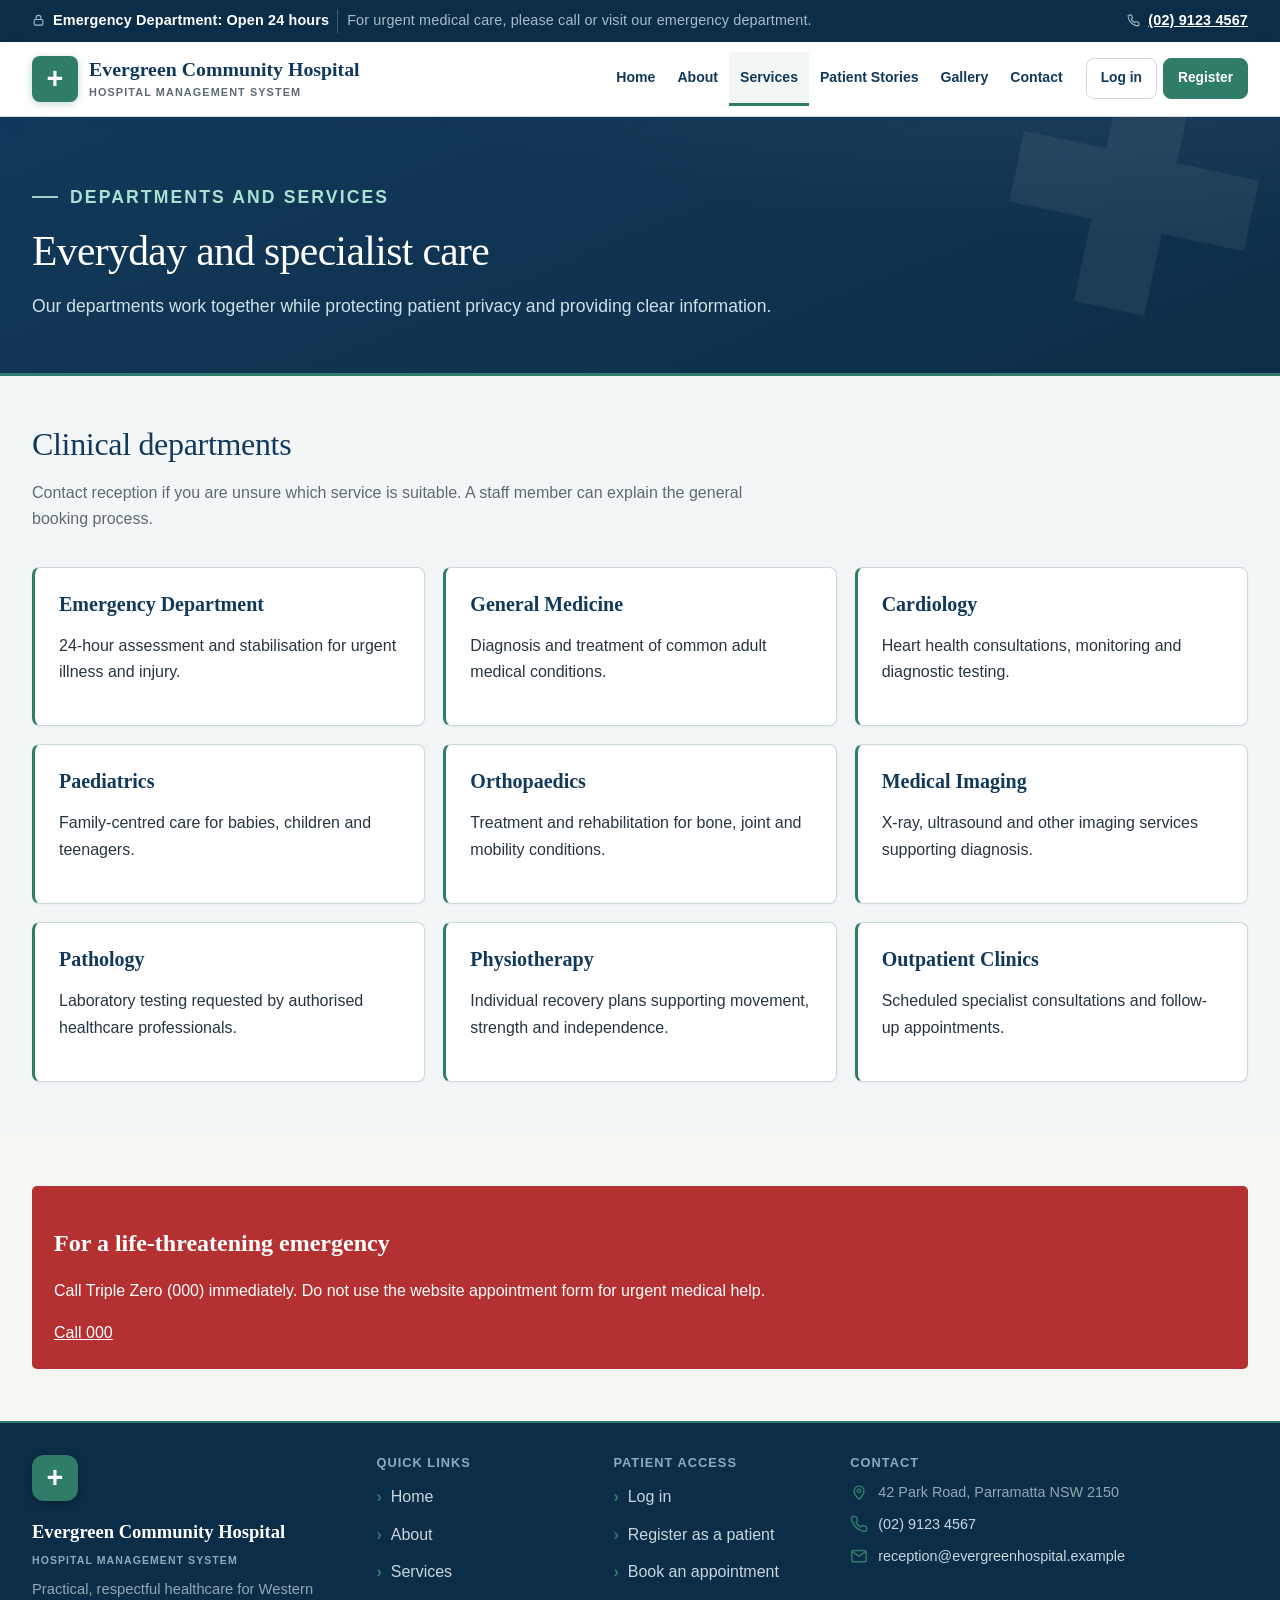
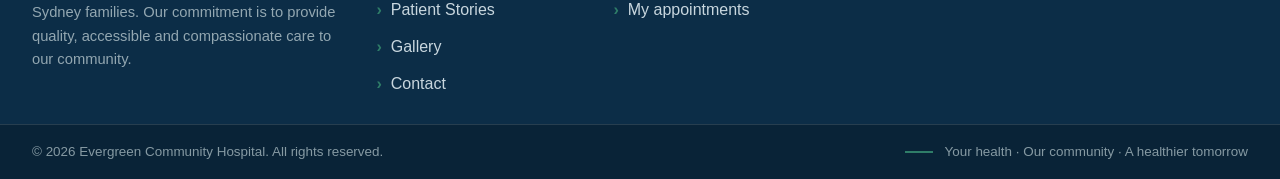
<file: services.html>
<!DOCTYPE html>
<html lang="en">
<head>
    <meta charset="UTF-8">
    <meta name="viewport" content="width=device-width, initial-scale=1.0">
    <meta name="description" content="Hospital services and departments at Evergreen Community Hospital.">
    <title>Services - Evergreen Community Hospital</title>
    <link rel="stylesheet" href="css/style.css?v=17">
    <script src="js/script.js" defer></script>
</head>
<body>
    <!-- Accessibility shortcut for keyboard users to bypass repeated navigation links. -->
    <a class="skip-link" href="#main-content">Skip to main content</a>

    <!-- Top contact strip highlights urgent hospital information before the main header. -->
    <aside class="utility-bar" aria-label="Hospital contact information">
        <section class="container">
            <p class="utility-alert">
                <svg class="utility-ico" width="13" height="13" viewBox="0 0 24 24" aria-hidden="true" focusable="false"><rect x="4" y="10" width="16" height="10.5" rx="2"/><path d="M7.5 10V7a4.5 4.5 0 0 1 9 0v3"/></svg>
                <strong>Emergency Department: Open 24 hours</strong>
                <span class="utility-note">For urgent medical care, please call or visit our emergency department.</span>
            </p>
            <p class="utility-phone">
                <svg class="utility-ico" width="13" height="13" viewBox="0 0 24 24" aria-hidden="true" focusable="false"><path d="M22 16.9v3a2 2 0 0 1-2.2 2 19.8 19.8 0 0 1-8.6-3.1 19.5 19.5 0 0 1-6-6A19.8 19.8 0 0 1 2 4.2 2 2 0 0 1 4 2h3a2 2 0 0 1 2 1.7c.1 1 .4 1.9.7 2.8a2 2 0 0 1-.5 2.1L8 9.9a16 16 0 0 0 6 6l1.3-1.3a2 2 0 0 1 2.1-.4c.9.3 1.8.6 2.8.7A2 2 0 0 1 22 16.9z"/></svg>
                <a href="tel:+61291234567">(02) 9123 4567</a>
            </p>
        </section>
    </aside>

    <!-- Shared site header with branding, mobile menu button and primary navigation. -->
    <header class="site-header">
        <section class="container header-row">
            <a class="brand" href="index.html" aria-label="Evergreen Community Hospital home page">
                <span class="brand-mark" aria-hidden="true">+</span>
                <span>Evergreen Community Hospital
                    <small>Hospital Management System</small>
                </span>
            </a>
            <button class="menu-button" type="button" aria-expanded="false" aria-controls="main-navigation" aria-label="Open navigation menu"><span></span></button>
            <nav class="main-nav" id="main-navigation" aria-label="Main navigation">
                <ul>
                    <li><a href="index.html">Home</a></li>
                    <li><a href="about.html">About</a></li>
                    <li><a href="services.html" aria-current="page">Services</a></li>
                    <li><a href="testimonials.html">Patient Stories</a></li>
                    <li><a href="gallery.html">Gallery</a></li>
                    <li><a href="contact.html">Contact</a></li>
                    <li><a class="nav-login" href="auth/login.php">Log in</a></li>
                    <li><a class="nav-register" href="auth/register.php">Register</a></li>
                </ul>
            </nav>
        </section>
    </header>

    <main id="main-content">
        <!-- Page banner introduces the range of hospital departments. -->
        <header class="page-banner"><section class="container"><p class="kicker">Departments and services</p><h1>Everyday and specialist care</h1><p>Our departments work together while protecting patient privacy and providing clear information.</p></section></header>
        <!-- Department grid lists the main services available through the hospital. -->
        <section class="content-section"><section class="container"><header class="section-heading"><h2>Clinical departments</h2><p>Contact reception if you are unsure which service is suitable. A staff member can explain the general booking process.</p></header><section class="service-list">
            <article><h3>Emergency Department</h3><p>24-hour assessment and stabilisation for urgent illness and injury.</p></article>
            <article><h3>General Medicine</h3><p>Diagnosis and treatment of common adult medical conditions.</p></article>
            <article><h3>Cardiology</h3><p>Heart health consultations, monitoring and diagnostic testing.</p></article>
            <article><h3>Paediatrics</h3><p>Family-centred care for babies, children and teenagers.</p></article>
            <article><h3>Orthopaedics</h3><p>Treatment and rehabilitation for bone, joint and mobility conditions.</p></article>
            <article><h3>Medical Imaging</h3><p>X-ray, ultrasound and other imaging services supporting diagnosis.</p></article>
            <article><h3>Pathology</h3><p>Laboratory testing requested by authorised healthcare professionals.</p></article>
            <article><h3>Physiotherapy</h3><p>Individual recovery plans supporting movement, strength and independence.</p></article>
            <article><h3>Outpatient Clinics</h3><p>Scheduled specialist consultations and follow-up appointments.</p></article>
        </section></section></section>
        <!-- Emergency notice separates urgent care instructions from normal appointment content. -->
        <section class="content-section alternate"><section class="container emergency-note"><h2>For a life-threatening emergency</h2><p>Call Triple Zero (000) immediately. Do not use the website appointment form for urgent medical help.</p><a href="tel:000">Call 000</a></section></section>
    </main>

    <!-- Shared footer repeats key links and fictional prototype contact details. -->
    <footer class="site-footer">
        <div class="container footer-inner">
            <div class="footer-brand">
                <span class="footer-mark" aria-hidden="true">+</span>
                <p class="footer-name">Evergreen Community Hospital<small>Hospital Management System</small></p>
                <p class="footer-tagline">Practical, respectful healthcare for Western Sydney families. Our commitment is to provide quality, accessible and compassionate care to our community.</p>
            </div>
            <nav class="footer-col" aria-label="Footer quick links">
                <h2 class="footer-heading">Quick links</h2>
                <ul class="footer-links">
                    <li><a href="index.html">Home</a></li>
                    <li><a href="about.html">About</a></li>
                    <li><a href="services.html">Services</a></li>
                    <li><a href="testimonials.html">Patient Stories</a></li>
                    <li><a href="gallery.html">Gallery</a></li>
                    <li><a href="contact.html">Contact</a></li>
                </ul>
            </nav>
            <nav class="footer-col" aria-label="Footer patient access">
                <h2 class="footer-heading">Patient access</h2>
                <ul class="footer-links">
                    <li><a href="auth/login.php">Log in</a></li>
                    <li><a href="auth/register.php">Register as a patient</a></li>
                    <li><a href="patient/book.php">Book an appointment</a></li>
                    <li><a href="patient/appointments.php">My appointments</a></li>
                </ul>
            </nav>
            <div class="footer-col footer-contact">
                <h2 class="footer-heading">Contact</h2>
                <ul class="footer-contact-list">
                    <li>
                        <svg viewBox="0 0 24 24" aria-hidden="true" focusable="false"><path d="M12 21.5s-6.5-5.6-6.5-11A6.5 6.5 0 0 1 18.5 10.5c0 5.4-6.5 11-6.5 11z"/><circle cx="12" cy="10.5" r="2.3"/></svg>
                        <span>42 Park Road, Parramatta NSW 2150</span>
                    </li>
                    <li>
                        <svg viewBox="0 0 24 24" aria-hidden="true" focusable="false"><path d="M22 16.9v3a2 2 0 0 1-2.2 2 19.8 19.8 0 0 1-8.6-3.1 19.5 19.5 0 0 1-6-6A19.8 19.8 0 0 1 2 4.2 2 2 0 0 1 4 2h3a2 2 0 0 1 2 1.7c.1 1 .4 1.9.7 2.8a2 2 0 0 1-.5 2.1L8 9.9a16 16 0 0 0 6 6l1.3-1.3a2 2 0 0 1 2.1-.4c.9.3 1.8.6 2.8.7A2 2 0 0 1 22 16.9z"/></svg>
                        <a href="tel:+61291234567">(02) 9123 4567</a>
                    </li>
                    <li>
                        <svg viewBox="0 0 24 24" aria-hidden="true" focusable="false"><rect x="2.5" y="4.5" width="19" height="15" rx="2"/><path d="m3 6 9 6.5L21 6"/></svg>
                        <a href="mailto:reception@evergreenhospital.example">reception@evergreenhospital.example</a>
                    </li>
                </ul>
            </div>
        </div>
        <div class="footer-bottom">
            <div class="container">
                <p class="footer-copy">&copy; <span id="current-year">2026</span> Evergreen Community Hospital. All rights reserved.</p>
                <p class="footer-motto"><span class="footer-motto-rule" aria-hidden="true"></span>Your health &middot; Our community &middot; A healthier tomorrow</p>
            </div>
        </div>
    </footer>
</body>
</html>
</file>
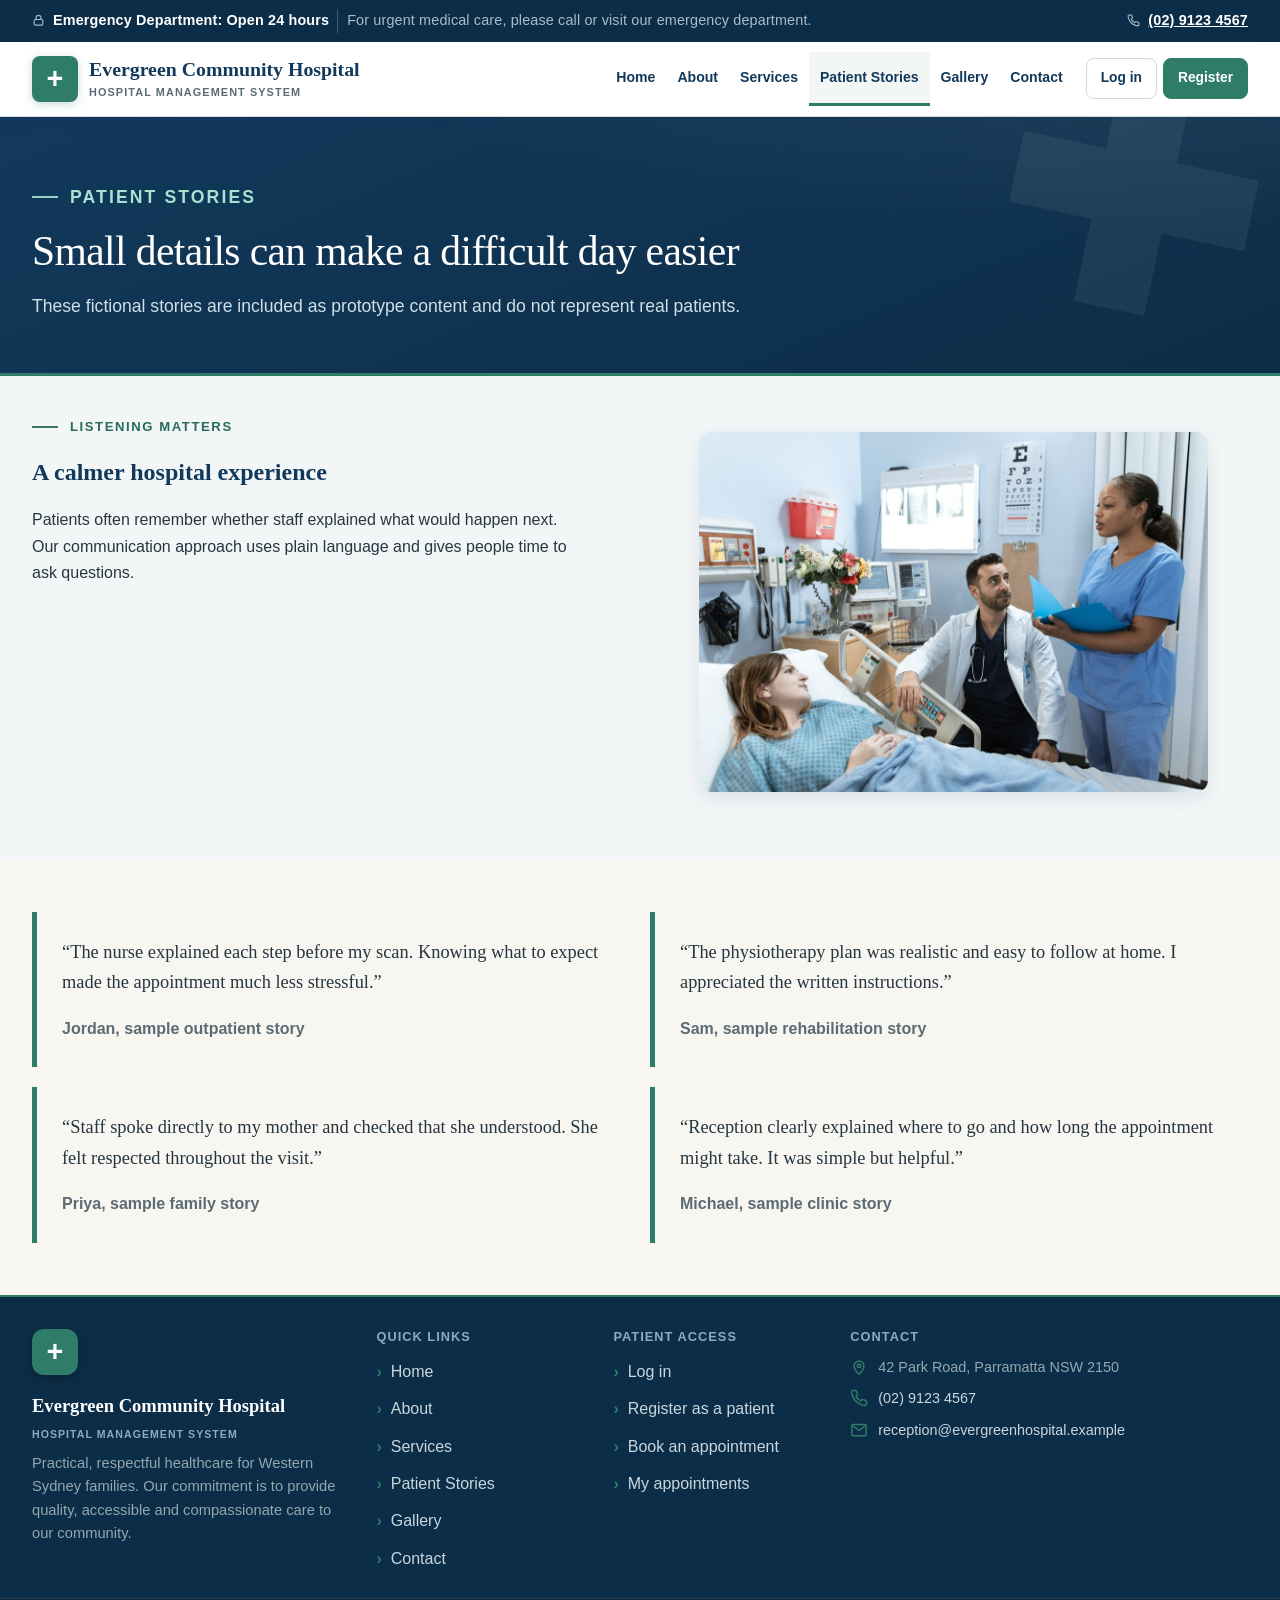
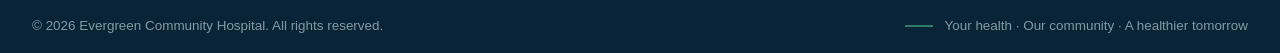
<file: testimonials.html>
<!DOCTYPE html>
<html lang="en">
<head>
    <meta charset="UTF-8">
    <meta name="viewport" content="width=device-width, initial-scale=1.0">
    <meta name="description" content="Fictional sample patient stories demonstrating the Evergreen Hospital website layout.">
    <title>Patient Stories - Evergreen Community Hospital</title>
    <link rel="stylesheet" href="css/style.css?v=17">
    <script src="js/script.js" defer></script>
</head>
<body>
    <!-- Accessibility shortcut for keyboard users to bypass repeated navigation links. -->
    <a class="skip-link" href="#main-content">Skip to main content</a>

    <!-- Top contact strip highlights urgent hospital information before the main header. -->
    <aside class="utility-bar" aria-label="Hospital contact information">
        <section class="container">
            <p class="utility-alert">
                <svg class="utility-ico" width="13" height="13" viewBox="0 0 24 24" aria-hidden="true" focusable="false"><rect x="4" y="10" width="16" height="10.5" rx="2"/><path d="M7.5 10V7a4.5 4.5 0 0 1 9 0v3"/></svg>
                <strong>Emergency Department: Open 24 hours</strong>
                <span class="utility-note">For urgent medical care, please call or visit our emergency department.</span>
            </p>
            <p class="utility-phone">
                <svg class="utility-ico" width="13" height="13" viewBox="0 0 24 24" aria-hidden="true" focusable="false"><path d="M22 16.9v3a2 2 0 0 1-2.2 2 19.8 19.8 0 0 1-8.6-3.1 19.5 19.5 0 0 1-6-6A19.8 19.8 0 0 1 2 4.2 2 2 0 0 1 4 2h3a2 2 0 0 1 2 1.7c.1 1 .4 1.9.7 2.8a2 2 0 0 1-.5 2.1L8 9.9a16 16 0 0 0 6 6l1.3-1.3a2 2 0 0 1 2.1-.4c.9.3 1.8.6 2.8.7A2 2 0 0 1 22 16.9z"/></svg>
                <a href="tel:+61291234567">(02) 9123 4567</a>
            </p>
        </section>
    </aside>

    <!-- Shared site header with branding, mobile menu button and primary navigation. -->
    <header class="site-header">
        <section class="container header-row">
            <a class="brand" href="index.html" aria-label="Evergreen Community Hospital home page">
                <span class="brand-mark" aria-hidden="true">+</span>
                <span>Evergreen Community Hospital
                    <small>Hospital Management System</small>
                </span>
            </a>
            <button class="menu-button" type="button" aria-expanded="false" aria-controls="main-navigation" aria-label="Open navigation menu"><span></span></button>
            <nav class="main-nav" id="main-navigation" aria-label="Main navigation">
                <ul>
                    <li><a href="index.html">Home</a></li>
                    <li><a href="about.html">About</a></li>
                    <li><a href="services.html">Services</a></li>
                    <li><a href="testimonials.html" aria-current="page">Patient Stories</a></li>
                    <li><a href="gallery.html">Gallery</a></li>
                    <li><a href="contact.html">Contact</a></li>
                    <li><a class="nav-login" href="auth/login.php">Log in</a></li>
                    <li><a class="nav-register" href="auth/register.php">Register</a></li>
                </ul>
            </nav>
        </section>
    </header>

    <main id="main-content">
        <!-- Page banner makes clear that these stories are fictional prototype content. -->
        <header class="page-banner"><section class="container"><p class="kicker">Patient stories</p><h1>Small details can make a difficult day easier</h1><p>These fictional stories are included as prototype content and do not represent real patients.</p></section></header>
        <!-- Introductory story section explains the communication theme behind the examples. -->
        <section class="content-section"><section class="container two-column"><article><p class="kicker">Listening matters</p><h2>A calmer hospital experience</h2><p>Patients often remember whether staff explained what would happen next. Our communication approach uses plain language and gives people time to ask questions.</p></article><figure class="photo-frame"><img src="images/doctor-patient.jpg" width="1125" height="750" alt="Medical staff speaking with a patient during a hospital consultation"></figure></section></section>
        <!-- Quote cards provide sample testimonials for the assignment layout. -->
        <section class="content-section alternate"><section class="container quote-grid">
            <blockquote class="quote-card"><p>“The nurse explained each step before my scan. Knowing what to expect made the appointment much less stressful.”</p><cite>Jordan, sample outpatient story</cite></blockquote>
            <blockquote class="quote-card"><p>“The physiotherapy plan was realistic and easy to follow at home. I appreciated the written instructions.”</p><cite>Sam, sample rehabilitation story</cite></blockquote>
            <blockquote class="quote-card"><p>“Staff spoke directly to my mother and checked that she understood. She felt respected throughout the visit.”</p><cite>Priya, sample family story</cite></blockquote>
            <blockquote class="quote-card"><p>“Reception clearly explained where to go and how long the appointment might take. It was simple but helpful.”</p><cite>Michael, sample clinic story</cite></blockquote>
        </section></section>
    </main>

    <!-- Shared footer repeats key links and fictional prototype contact details. -->
    <footer class="site-footer">
        <div class="container footer-inner">
            <div class="footer-brand">
                <span class="footer-mark" aria-hidden="true">+</span>
                <p class="footer-name">Evergreen Community Hospital<small>Hospital Management System</small></p>
                <p class="footer-tagline">Practical, respectful healthcare for Western Sydney families. Our commitment is to provide quality, accessible and compassionate care to our community.</p>
            </div>
            <nav class="footer-col" aria-label="Footer quick links">
                <h2 class="footer-heading">Quick links</h2>
                <ul class="footer-links">
                    <li><a href="index.html">Home</a></li>
                    <li><a href="about.html">About</a></li>
                    <li><a href="services.html">Services</a></li>
                    <li><a href="testimonials.html">Patient Stories</a></li>
                    <li><a href="gallery.html">Gallery</a></li>
                    <li><a href="contact.html">Contact</a></li>
                </ul>
            </nav>
            <nav class="footer-col" aria-label="Footer patient access">
                <h2 class="footer-heading">Patient access</h2>
                <ul class="footer-links">
                    <li><a href="auth/login.php">Log in</a></li>
                    <li><a href="auth/register.php">Register as a patient</a></li>
                    <li><a href="patient/book.php">Book an appointment</a></li>
                    <li><a href="patient/appointments.php">My appointments</a></li>
                </ul>
            </nav>
            <div class="footer-col footer-contact">
                <h2 class="footer-heading">Contact</h2>
                <ul class="footer-contact-list">
                    <li>
                        <svg viewBox="0 0 24 24" aria-hidden="true" focusable="false"><path d="M12 21.5s-6.5-5.6-6.5-11A6.5 6.5 0 0 1 18.5 10.5c0 5.4-6.5 11-6.5 11z"/><circle cx="12" cy="10.5" r="2.3"/></svg>
                        <span>42 Park Road, Parramatta NSW 2150</span>
                    </li>
                    <li>
                        <svg viewBox="0 0 24 24" aria-hidden="true" focusable="false"><path d="M22 16.9v3a2 2 0 0 1-2.2 2 19.8 19.8 0 0 1-8.6-3.1 19.5 19.5 0 0 1-6-6A19.8 19.8 0 0 1 2 4.2 2 2 0 0 1 4 2h3a2 2 0 0 1 2 1.7c.1 1 .4 1.9.7 2.8a2 2 0 0 1-.5 2.1L8 9.9a16 16 0 0 0 6 6l1.3-1.3a2 2 0 0 1 2.1-.4c.9.3 1.8.6 2.8.7A2 2 0 0 1 22 16.9z"/></svg>
                        <a href="tel:+61291234567">(02) 9123 4567</a>
                    </li>
                    <li>
                        <svg viewBox="0 0 24 24" aria-hidden="true" focusable="false"><rect x="2.5" y="4.5" width="19" height="15" rx="2"/><path d="m3 6 9 6.5L21 6"/></svg>
                        <a href="mailto:reception@evergreenhospital.example">reception@evergreenhospital.example</a>
                    </li>
                </ul>
            </div>
        </div>
        <div class="footer-bottom">
            <div class="container">
                <p class="footer-copy">&copy; <span id="current-year">2026</span> Evergreen Community Hospital. All rights reserved.</p>
                <p class="footer-motto"><span class="footer-motto-rule" aria-hidden="true"></span>Your health &middot; Our community &middot; A healthier tomorrow</p>
            </div>
        </div>
    </footer>
</body>
</html>
</file>
<file: css/style.css>
/* =========================================================
   Evergreen Community Hospital - Main Stylesheet
   ICT726 Assignment 3
   Mobile-first layout: base styles are for small screens.
   ========================================================= */

:root {
    --navy: #12395b;
    --navy-deep: #0c2d47;
    --blue: #176b87;
    --pale-blue: #eaf4f7;
    --green: #2f7d68;
    --green-dark: #276b59;
    --red: #b53030;
    --cream: #f7f6f1;
    --white: #ffffff;
    --text: #263640;
    --muted: #5c6b73;
    --border: #ccd9de;
    --line: #e2e9ec;
    --shadow: 0 4px 14px rgba(18, 57, 91, 0.12);

    /* Cohesive design tokens (shared by public site and application) */
    --danger: #b53030;
    --danger-dark: #992727;
    --warning: #b5822f;
    --info: #176b87;

    /* Surfaces */
    --bg: #f3f6f7;          /* page / application background */
    --surface: #ffffff;     /* cards and content panels */
    --surface-2: #f7f9fa;   /* subtle inset (field fills, table heads) */
    --ink: #1b2a32;         /* strongest body text */

    /* Radius */
    --radius-sm: 6px;
    --radius: 8px;
    --radius-lg: 12px;

    /* Controls */
    --control-h: 46px;

    /* Elevation */
    --shadow-sm: 0 1px 3px rgba(18, 57, 91, 0.06);
    --shadow-md: 0 6px 18px rgba(18, 57, 91, 0.10);
    --shadow-lg: 0 18px 48px rgba(12, 45, 71, 0.14);

    /* Spacing scale */
    --sp-1: 4px;
    --sp-2: 8px;
    --sp-3: 12px;
    --sp-4: 16px;
    --sp-5: 24px;
    --sp-6: 32px;
    --sp-7: 48px;
    --sp-8: 64px;

    /* Content width */
    --content-max: 1280px;
}

* { box-sizing: border-box; }

html { scroll-behavior: smooth; }

body {
    margin: 0;
    color: var(--text);
    background: var(--bg);
    font-family: Arial, Helvetica, sans-serif;
    font-size: 1rem;
    line-height: 1.65;
}

body { overflow-x: hidden; }

img {
    display: block;
    max-width: 100%;
    width: 100%;
    height: auto;
}

a {
    color: var(--blue);
    overflow-wrap: anywhere;
}

a:hover { color: var(--navy); }

/* Contact links (tel:/mailto:) render as plain links. Places that want
   an icon beside them - the footer contact list, the utility bar -
   supply their own inline <svg>, so there is no automatic pseudo-icon
   here (it used to produce a second, duplicate icon in the footer). */

button,
input,
select,
textarea { font: inherit; }

a:focus-visible,
button:focus-visible,
input:focus-visible,
select:focus-visible,
textarea:focus-visible {
    outline: 3px solid #f0a202;
    outline-offset: 3px;
}

.container {
    width: min(var(--content-max), calc(100% - 40px));
    margin: 0 auto;
}

.skip-link {
    position: absolute;
    top: -100px;
    left: 10px;
    z-index: 1000;
    padding: 10px 14px;
    color: var(--white);
    background: var(--navy);
}

.skip-link:focus { top: 10px; }

/* ---------- Utility bar and header ---------- */
/* Slim navy strip. One row on tablet/desktop (see the >= 650px rule),
   stacked and centred only on phones. */
.utility-bar {
    padding: 9px 0;
    color: #a9bcc8;
    background: var(--navy-deep);
    font-size: 0.9rem;
    letter-spacing: 0.01em;
}

.utility-bar .container {
    display: flex;
    flex-direction: column;
    gap: 3px;
}

.utility-bar p { margin: 0; }

.utility-bar a { color: var(--white); }

.utility-alert,
.utility-phone {
    display: flex;
    align-items: center;
    gap: 8px;
}

.utility-alert strong {
    color: var(--white);
    font-weight: bold;
}

.utility-note {
    padding-left: 9px;
    border-left: 1px solid rgba(255, 255, 255, 0.22);
}

.utility-phone a { font-weight: bold; }

.utility-ico {
    flex: none;
    /* Pin the rendered size so the utility bar is the same height whether the
       glyph came from an inline <svg width="13"> (static pages) or from
       svg_icon() (dynamic pages, which emits width="24"). */
    width: 13px;
    height: 13px;
    fill: none;
    stroke: currentColor;
    stroke-width: 2;
    stroke-linecap: round;
    stroke-linejoin: round;
}

.site-header {
    position: relative;
    z-index: 20;
    background: var(--white);
    border-bottom: 1px solid var(--border);
    box-shadow: 0 1px 2px rgba(18, 57, 91, 0.06), 0 6px 16px rgba(18, 57, 91, 0.04);
}

.header-row {
    display: flex;
    min-height: 74px;
    align-items: center;
    justify-content: space-between;
    gap: 18px;
}

.brand {
    display: flex;
    flex: 1 1 auto;
    min-width: 0;
    align-items: center;
    gap: 11px;
    color: var(--navy);
    text-decoration: none;
    font-family: Georgia, "Times New Roman", serif;
    font-size: 1.12rem;
    font-weight: bold;
    line-height: 1.2;
}

.brand > span:last-child {
    min-width: 0;
    overflow-wrap: normal;
}

.brand-mark {
    display: grid;
    width: 44px;
    height: 44px;
    flex: 0 0 44px;
    place-items: center;
    color: var(--white);
    background: var(--green);
    border-radius: var(--radius);
    box-shadow: 0 2px 8px rgba(47, 125, 104, 0.28);
    font-family: Arial, sans-serif;
    font-size: 1.75rem;
    font-weight: bold;
    line-height: 1;
}

.brand small {
    display: block;
    margin-top: 4px;
    color: var(--muted);
    font-family: Arial, sans-serif;
    font-size: 0.68rem;
    font-weight: bold;
    letter-spacing: 0.1em;
    text-transform: uppercase;
}

.menu-button {
    position: relative;
    display: inline-flex;
    width: 44px;
    height: 44px;
    flex: 0 0 auto;
    align-items: center;
    justify-content: center;
    padding: 0;
    color: var(--navy);
    background: var(--pale-blue);
    border: 1px solid var(--border);
    border-radius: 4px;
    cursor: pointer;
}

.menu-button span,
.menu-button::before,
.menu-button::after {
    content: "";
    position: absolute;
    left: 10px;
    display: block;
    width: 22px;
    height: 2px;
    background: currentColor;
    border-radius: 999px;
    transition: transform 0.2s ease, opacity 0.2s ease;
}

.menu-button span {
    top: 50%;
    transform: translateY(-50%);
}

.menu-button::before {
    top: 13px;
}

.menu-button::after {
    bottom: 13px;
}

.menu-button.open span {
    opacity: 0;
}

.menu-button.open::before {
    top: 20px;
    transform: rotate(45deg);
}

.menu-button.open::after {
    bottom: 20px;
    transform: rotate(-45deg);
}

/* ---- Mobile / tablet: hamburger dropdown drawer (a compact card
   hanging from the right of the header, NOT a full-width band) ---- */
.main-nav {
    display: none;
    position: absolute;
    top: calc(100% + 4px);
    right: 0;
    left: auto;
    width: min(320px, calc(100vw - 20px));
    background: var(--white);
    border: 1px solid var(--border);
    border-top: 2px solid var(--green);
    border-radius: 0 0 var(--radius) var(--radius);
    box-shadow: var(--shadow-lg);
}

.main-nav.open { display: block; }

.main-nav ul {
    width: auto;
    margin: 0;
    padding: 6px;
    list-style: none;
}

.main-nav a {
    display: block;
    padding: 12px 12px;
    color: var(--text);
    border-radius: var(--radius-sm);
    border-left: 3px solid transparent;
    text-decoration: none;
    font-weight: bold;
    transition: color 0.15s ease, background-color 0.15s ease, border-color 0.15s ease;
}

.main-nav a:hover,
.main-nav a[aria-current="page"] {
    color: var(--navy);
    background: var(--pale-blue);
    border-left-color: var(--green);
}

/* Signed-in identity: a compact circular initials avatar. The full
   name is kept for assistive tech (never the email). */
.main-nav .nav-identity {
    display: flex;
    align-items: center;
    padding: 8px 10px;
}

.nav-avatar {
    display: inline-flex;
    align-items: center;
    justify-content: center;
    width: 38px;
    height: 38px;
    flex: none;
    border-radius: 50%;
    background: rgba(47, 125, 104, 0.14);
    color: var(--green-dark);
    font-family: Arial, Helvetica, sans-serif;
    font-size: 0.82rem;
    font-weight: 700;
    letter-spacing: 0.02em;
}

/* In the drawer the identity row shows the name; on the desktop bar
   it collapses to the avatar only (name kept for assistive tech). */
.nav-identity-name {
    margin-left: 10px;
    color: var(--muted);
    font-size: 0.82rem;
}

/* Auth actions in the drawer: Log in outlined, Register green. */
.main-nav .nav-login,
.main-nav .nav-register {
    margin: 4px 6px;
    padding: 11px 14px;
    border-radius: var(--radius);
    text-align: center;
    font-weight: 700;
}

/* Small gap that sets the Log in / Register pair apart from the links. */
.main-nav .nav-login {
    margin-top: 10px;
    color: var(--navy);
    background: var(--white);
    border: 1px solid var(--border);
}

.main-nav .nav-login:hover {
    color: var(--navy);
    background: var(--pale-blue);
    border-color: var(--blue);
}

.main-nav .nav-register {
    color: var(--white);
    background: var(--green);
    border: 1px solid var(--green);
}

.main-nav .nav-register:hover {
    color: var(--white);
    background: var(--green-dark);
    border-color: var(--green-dark);
}

/* Current-page state for the auth buttons keeps the button shape
   (a higher-specificity rule than the generic a[aria-current]). */
.main-nav .nav-login[aria-current="page"] {
    color: var(--navy);
    background: var(--pale-blue);
    border-color: var(--blue);
}

.main-nav .nav-register[aria-current="page"] {
    color: var(--white);
    background: var(--green-dark);
    border-color: var(--green-dark);
}

/* ---------- Home page ---------- */
/* Hero background image. Swap this one URL to change the banner photo. */
.hero {
    position: relative;
    overflow: hidden;
    min-height: 460px;
    display: flex;
    align-items: center;
    color: var(--white);
    background:
        linear-gradient(95deg,
            rgba(9, 30, 50, 0.96) 0%,
            rgba(9, 30, 50, 0.93) 33%,
            rgba(10, 32, 52, 0.60) 54%,
            rgba(10, 32, 52, 0.18) 78%,
            rgba(10, 32, 52, 0.05) 100%),
        url("../images/hospital-exterior.jpg") right center / cover no-repeat;
}

.hero::after {
    content: "";
    position: absolute;
    inset: 0;
    background: radial-gradient(80% 120% at 4% 30%, rgba(0, 0, 0, 0.26), transparent 50%);
    pointer-events: none;
}

.hero .hero-content { position: relative; z-index: 1; }

.hero-content {
    max-width: 600px;
    padding: clamp(38px, 5.5vw, 60px) 0;
}

.kicker {
    display: flex;
    align-items: center;
    gap: 12px;
    margin: 0 0 10px;
    color: var(--green-dark);
    font-size: 0.82rem;
    font-weight: bold;
    letter-spacing: 0.12em;
    text-transform: uppercase;
}

.kicker::before {
    content: "";
    flex: 0 0 26px;
    width: 26px;
    height: 2px;
    background: currentColor;
    opacity: 0.9;
}

.hero .kicker {
    margin-bottom: 14px;
    color: #7fcdb6;
    letter-spacing: 0.18em;
}

/* Hero kicker: the accent line sits AFTER the label, matching the reference. */
.hero .kicker::before { display: none; }

.hero .kicker::after {
    content: "";
    width: 34px;
    height: 2px;
    background: currentColor;
    opacity: 0.85;
}

h1,
h2,
h3 {
    color: var(--navy);
    font-family: Georgia, "Times New Roman", serif;
    line-height: 1.25;
}

.hero h1 {
    margin: 0 0 16px;
    color: var(--white);
    font-size: clamp(2rem, 3.4vw, 3rem);
    font-weight: normal;
    line-height: 1.13;
    letter-spacing: -0.015em;
}

.hero p {
    max-width: 460px;
    margin-bottom: 26px;
    font-size: clamp(1rem, 1.6vw, 1.13rem);
    color: #d7e3ea;
}

.button-row {
    display: flex;
    flex-wrap: wrap;
    gap: 12px;
}

.button {
    display: inline-flex;
    min-height: var(--control-h);
    align-items: center;
    justify-content: center;
    gap: 8px;
    padding: 13px 26px;
    border: 1px solid transparent;
    border-radius: var(--radius);
    text-decoration: none;
    font-weight: 700;
    letter-spacing: 0.01em;
    cursor: pointer;
    transition: background-color 0.18s ease, box-shadow 0.18s ease, border-color 0.18s ease;
}

.button:hover {
    box-shadow: 0 3px 10px rgba(18, 57, 91, 0.14);
}

/* Hero secondary button: outlined on the dark banner. */
.hero .button-light {
    color: var(--white);
    background: transparent;
    border-color: rgba(255, 255, 255, 0.72);
}

.hero .button-light:hover {
    background: rgba(255, 255, 255, 0.12);
    border-color: var(--white);
}

/* Small proof points sitting under the hero actions. */
.hero-highlights {
    display: flex;
    flex-wrap: wrap;
    gap: 14px 26px;
    margin: 24px 0 0;
    padding: 0;
    list-style: none;
}

.hero-highlights li {
    display: flex;
    align-items: center;
    gap: 10px;
    color: #eef5f8;
    font-size: 0.8rem;
    font-weight: bold;
    line-height: 1.2;
}

.hero-highlights li svg {
    width: 24px;
    height: 24px;
    flex: none;
    color: #7fcdb6;
    fill: none;
    stroke: currentColor;
    stroke-width: 2;
    stroke-linecap: round;
    stroke-linejoin: round;
}

.hero-highlights li span {
    display: inline-block;
    max-width: 84px;
}

/* Floating motto card, lower-right of the hero image. */
.hero-badge {
    position: absolute;
    right: clamp(16px, 4vw, 60px);
    bottom: clamp(22px, 5vw, 44px);
    z-index: 2;
    display: flex;
    align-items: center;
    gap: 10px;
    max-width: 250px;
    margin: 0;
    padding: 12px 16px;
    color: #eaf3f0;
    background: rgba(9, 26, 42, 0.62);
    border: 1px solid rgba(255, 255, 255, 0.18);
    border-radius: var(--radius);
    box-shadow: 0 12px 30px rgba(0, 0, 0, 0.26);
    font-size: 0.8rem;
    font-weight: bold;
    line-height: 1.35;
}

.hero-badge svg {
    width: 22px;
    height: 22px;
    flex: none;
    fill: none;
    stroke: #7fcdb6;
    stroke-width: 2;
    stroke-linecap: round;
    stroke-linejoin: round;
}

.button:disabled,
.button[aria-disabled="true"] {
    opacity: 0.55;
    box-shadow: none;
    cursor: not-allowed;
}

.button-primary {
    color: var(--white);
    background: var(--green);
}

.button-primary:hover {
    color: var(--white);
    background: var(--green-dark);
}

.button-light {
    color: var(--navy);
    background: var(--white);
    border-color: var(--border);
}

.button-light:hover {
    background: var(--pale-blue);
    border-color: var(--blue);
}

.button-danger {
    color: var(--white);
    background: var(--danger);
    border-color: var(--danger);
}

.button-danger:hover {
    color: var(--white);
    background: var(--danger-dark);
    border-color: var(--danger-dark);
}

.quick-help {
    padding: clamp(38px, 5vw, 62px) 0;
}

.quick-help-grid {
    display: grid;
    gap: clamp(16px, 1.8vw, 24px);
    align-items: stretch;
}

.help-card {
    display: flex;
    flex-direction: column;
    padding: 26px 24px;
    background: var(--surface);
    border: 1px solid var(--line);
    border-radius: var(--radius-lg);
    box-shadow:
        0 10px 26px rgba(18, 57, 91, 0.06),
        0 2px 5px rgba(18, 57, 91, 0.04);
}

.help-icon {
    display: inline-flex;
    align-items: center;
    margin-bottom: 12px;
    color: var(--green);
}

.help-icon svg {
    width: 32px;
    height: 32px;
    fill: none;
    stroke: currentColor;
    stroke-width: 1.9;
    stroke-linecap: round;
    stroke-linejoin: round;
}

.help-card h2 {
    margin: 0 0 8px;
    color: var(--navy);
    font-size: 1.22rem;
}

.help-card p {
    margin: 0;
    color: var(--muted);
    font-size: 0.92rem;
}

/* Keep the action link pinned to the bottom so the cards align. */
.help-card .card-more {
    margin: auto 0 0;
    padding-top: 14px;
}

/* ---------- Reusable content ---------- */
.content-section { padding: clamp(36px, 5vw, 56px) 0; }

/* Tighter gap immediately under a page banner - no giant blank area. */
.page-banner + .content-section {
    padding-top: clamp(26px, 3.5vw, 40px);
}

.alternate { background: var(--cream); }

.section-heading {
    max-width: 720px;
    margin-bottom: clamp(28px, 3vw, 34px);
}

.section-heading h2 {
    margin: 8px 0 12px;
    font-size: clamp(1.7rem, 3.4vw, 2.2rem);
    font-weight: normal;
    letter-spacing: -0.01em;
}

.section-heading p { color: var(--muted); }

.card-more { margin: 16px 0 0; }

.card-more a {
    display: inline-flex;
    align-items: center;
    gap: 6px;
    color: var(--green-dark);
    font-weight: 700;
    text-decoration: none;
}

.card-more a:hover {
    color: var(--navy);
    text-decoration: underline;
}

.two-column {
    display: grid;
    gap: clamp(24px, 3vw, 40px);
    align-items: start;
}

/* Keep prose to a comfortable measure on wide screens. */
.two-column article p {
    max-width: 62ch;
}

.photo-frame img {
    aspect-ratio: 4 / 3;
    object-fit: cover;
    border-radius: var(--radius-lg);
    box-shadow: var(--shadow-md);
}

/* In a two-column section the image should not tower over short text. */
.two-column .photo-frame img {
    max-height: 360px;
}

/* ---------- Home: welcome band (image + copy + decorative motif) ---------- */
.welcome {
    padding: clamp(44px, 5vw, 64px) 0;
    background: #eef3f5;
}

.welcome-grid {
    display: grid;
    gap: clamp(24px, 3vw, 36px);
    align-items: center;
}

.welcome-media { margin: 0; }

.welcome-media img {
    aspect-ratio: 3 / 2;
    object-fit: cover;
    border-radius: var(--radius-lg);
    box-shadow: var(--shadow-md);
}

.welcome-copy h2 {
    margin: 12px 0 16px;
    font-size: clamp(1.5rem, 3.3vw, 2.1rem);
    font-weight: normal;
    line-height: 1.2;
    letter-spacing: -0.01em;
}

.welcome-copy p {
    margin: 0 0 14px;
    max-width: 54ch;
    color: var(--muted);
}

.welcome-copy .button { margin-top: 8px; }

.welcome-aside {
    position: relative;
    display: flex;
    flex-direction: column;
    justify-content: center;
    min-height: 150px;
}

/* Decorative leaf motif, sits behind the motto text. */
.welcome-leaf {
    position: absolute;
    right: -12px;
    top: 50%;
    width: clamp(170px, 15vw, 230px);
    height: auto;
    transform: translateY(-50%);
    color: #c6d5da;
    fill: none;
    stroke: currentColor;
    stroke-width: 2;
    stroke-linecap: round;
    stroke-linejoin: round;
    opacity: 0.55;
    z-index: 0;
}

.welcome-motto {
    position: relative;
    z-index: 1;
    margin: 0;
    color: var(--navy);
    font-weight: bold;
    line-height: 1.7;
}

.welcome-rule {
    position: relative;
    z-index: 1;
    display: block;
    width: 46px;
    height: 3px;
    margin-top: 12px;
    background: var(--green);
    border-radius: 2px;
}

.page-banner {
    position: relative;
    overflow: hidden;
    padding: clamp(30px, 4.5vw, 52px) 0;
    color: var(--white);
    background: linear-gradient(158deg, var(--navy) 0%, var(--navy-deep) 100%);
    border-bottom: 3px solid var(--green);
}

/* Very subtle CSS-only light shape, top-right. */
.page-banner::after {
    content: "";
    position: absolute;
    inset: 0;
    background: radial-gradient(120% 150% at 92% -35%, rgba(255, 255, 255, 0.08), transparent 55%);
    pointer-events: none;
}

/* CSS-only "+" healthcare motif, echoing the brand mark. Decorative. */
.page-banner::before {
    content: "";
    position: absolute;
    top: -46px;
    right: clamp(-30px, 2vw, 40px);
    width: 240px;
    height: 240px;
    transform: rotate(12deg);
    opacity: 0.06;
    background:
        linear-gradient(#ffffff 0 0) center / 100% 30% no-repeat,
        linear-gradient(#ffffff 0 0) center / 30% 100% no-repeat;
    pointer-events: none;
}

@media (max-width: 640px) {
    .page-banner::before { display: none; }
}

.page-banner .container {
    position: relative;
    z-index: 1;
}

.page-banner .kicker {
    margin-bottom: 14px;
    color: #a9e1d2;
}

.page-banner h1 {
    margin: 0;
    color: var(--white);
    font-size: clamp(1.9rem, 3.6vw, 2.6rem);
    font-weight: normal;
    letter-spacing: -0.015em;
}

.page-banner p {
    max-width: 760px;
    margin: 14px 0 0;
    color: #cfe0e8;
    font-size: clamp(1rem, 2.2vw, 1.1rem);
}

.values-list {
    display: grid;
    gap: 10px;
    padding: 0;
    list-style: none;
}

.values-list li {
    padding: 12px 14px;
    background: var(--pale-blue);
    border-left: 4px solid var(--green);
}

.service-list {
    display: grid;
    gap: 18px;
}

.service-list article {
    padding: 24px;
    background: var(--surface);
    border: 1px solid var(--border);
    border-left: 3px solid var(--green);
    border-radius: var(--radius);
    box-shadow: var(--shadow-sm);
    transition: box-shadow 0.2s ease, border-color 0.2s ease;
}

.service-list article:hover {
    border-color: #b7c9d0;
    box-shadow: var(--shadow-md);
}

.service-list article h3 {
    margin: 0 0 8px;
    color: var(--navy);
    font-size: 1.25rem;
}

.emergency-note {
    padding: 22px;
    color: var(--white);
    background: var(--red);
    border-radius: 5px;
}

.emergency-note h2,
.emergency-note a { color: var(--white); }

.quote-grid {
    display: grid;
    gap: 20px;
}

.quote-card {
    margin: 0;
    padding: 25px;
    background: var(--cream);
    border-left: 5px solid var(--green);
    border-radius: 0 5px 5px 0;
}

.quote-card p {
    margin-top: 0;
    font-family: Georgia, "Times New Roman", serif;
    font-size: 1.15rem;
}

.quote-card cite {
    color: var(--muted);
    font-style: normal;
    font-weight: bold;
}

/* ---------- Gallery and lightbox ---------- */
.gallery-grid {
    display: grid;
    gap: 18px;
}

.gallery-button {
    padding: 0;
    overflow: hidden;
    background: var(--white);
    border: 1px solid var(--border);
    border-radius: 5px;
    text-align: left;
    cursor: pointer;
    box-shadow: var(--shadow);
}

.gallery-button img {
    aspect-ratio: 4 / 3;
    object-fit: cover;
    opacity: 0.94;
    transition: transform 0.3s ease, opacity 0.3s ease;
}

.gallery-button:hover img {
    opacity: 1;
    transform: scale(1.04);
}

.gallery-button span {
    display: block;
    padding: 12px 15px;
    color: var(--navy);
    font-weight: bold;
}

.lightbox {
    display: none;
    position: fixed;
    inset: 0;
    z-index: 100;
    padding: clamp(14px, 4vw, 25px);
    place-items: center;
    background: rgba(0, 16, 29, 0.92);
}

.lightbox.visible { display: grid; }

.lightbox figure {
    max-width: 950px;
    margin: 0;
}

.lightbox img {
    max-height: 78vh;
    object-fit: contain;
}

.lightbox figcaption {
    padding-top: 10px;
    color: var(--white);
    text-align: center;
}

.lightbox-close {
    position: absolute;
    top: 14px;
    right: 16px;
    width: 44px;
    height: 44px;
    color: var(--navy);
    background: var(--white);
    border: 0;
    border-radius: 50%;
    font-size: 1.7rem;
    cursor: pointer;
}

/* ---------- Contact page ----------
   A general-enquiry / reception page: booking CTA + hospital details on
   the left, a flat "Send us a message" form on the right. Deliberately
   softer and simpler than the numbered Book Appointment wizard. */
.contact-layout {
    display: grid;
    align-items: start;
    gap: clamp(24px, 4vw, 40px);
}

/* Left column: booking CTA card stacked above the hospital-details card. */
.contact-aside {
    display: grid;
    gap: clamp(16px, 2vw, 22px);
    align-content: start;
}

.contact-details,
.form-panel {
    padding: clamp(24px, 3vw, 28px);
    background: var(--surface);
    border: 1px solid var(--border);
    border-radius: var(--radius);   /* smaller radius than .crud-form */
    box-shadow: var(--shadow-sm);
}

.contact-details h2 {
    margin: 0 0 12px;
    font-size: 1.2rem;
}

.contact-details h3 {
    margin: 20px 0 6px;
    font-size: 0.95rem;
}

.contact-details address { font-style: normal; }

/* Location / phone / email: exactly one icon each, with a short text
   label above the value (never icon-only). */
.contact-rows {
    display: grid;
    gap: 14px;
    margin: 0 0 4px;
    padding: 0;
    font-style: normal;
    list-style: none;
}

.contact-rows li {
    display: flex;
    align-items: flex-start;
    gap: 10px;
}

.contact-rows svg {
    flex: none;
    width: 18px;
    height: 18px;
    margin-top: 3px;
    fill: none;
    stroke: var(--green);
    stroke-width: 1.8;
    stroke-linecap: round;
    stroke-linejoin: round;
}

.contact-rows strong {
    display: block;
    color: var(--navy);
    font-size: 0.82rem;
    letter-spacing: 0.02em;
}

/* Booking: a distinct, green-accented call to action - never merged
   into the enquiry form. */
.contact-book {
    padding: clamp(20px, 3vw, 26px);
    background: rgba(47, 125, 104, 0.06);
    border: 1px solid rgba(47, 125, 104, 0.32);
    border-left: 4px solid var(--green);
    border-radius: var(--radius);
}

.contact-book h2 {
    margin: 0 0 6px;
    font-size: 1.2rem;
}

.contact-book p {
    margin: 0 0 16px;
    color: var(--muted);
}

.contact-book .button { width: 100%; }

@media (min-width: 560px) {
    .contact-book .button { width: auto; }
}

/* Enquiry form: flat - no fieldsets, no numbered steps. The Message
   field is the dominant control. */
.form-panel > h2 { margin: 0 0 8px; }

.form-panel > p {
    margin: 0 0 8px;
    color: var(--muted);
}

.form-panel > p.form-note {
    margin: 0 0 22px;
    font-size: 0.86rem;
}

.form-panel textarea { min-height: 150px; }

.social-list {
    display: flex;
    flex-wrap: wrap;
    gap: 15px;
    padding: 0;
    list-style: none;
}

.social-list a {
    display: inline-flex;
    align-items: center;
    gap: 7px;
    text-decoration: none;
}

.social-list a::before {
    content: "";
    display: inline-block;
    width: 26px;
    height: 26px;
    color: var(--white);
    background: var(--green);
    border-radius: 50%;
    box-shadow: inset 0 0 0 6px var(--green);
    -webkit-mask-position: center;
    mask-position: center;
    -webkit-mask-repeat: no-repeat;
    mask-repeat: no-repeat;
    -webkit-mask-size: 18px 18px;
    mask-size: 18px 18px;
}

.social-list a[href*="facebook"]::before {
    -webkit-mask-image: url("data:image/svg+xml,%3Csvg xmlns='http://www.w3.org/2000/svg' viewBox='0 0 24 24'%3E%3Cpath d='M14 8h3V4h-3c-3.3 0-5 2-5 5v3H6v4h3v8h4v-8h3.2l.8-4h-4V9c0-.7.3-1 1-1z'/%3E%3C/svg%3E");
    mask-image: url("data:image/svg+xml,%3Csvg xmlns='http://www.w3.org/2000/svg' viewBox='0 0 24 24'%3E%3Cpath d='M14 8h3V4h-3c-3.3 0-5 2-5 5v3H6v4h3v8h4v-8h3.2l.8-4h-4V9c0-.7.3-1 1-1z'/%3E%3C/svg%3E");
}

.social-list a[href*="instagram"]::before {
    -webkit-mask-image: url("data:image/svg+xml,%3Csvg xmlns='http://www.w3.org/2000/svg' viewBox='0 0 24 24'%3E%3Cpath d='M7 2h10c2.8 0 5 2.2 5 5v10c0 2.8-2.2 5-5 5H7c-2.8 0-5-2.2-5-5V7c0-2.8 2.2-5 5-5zm0 2c-1.7 0-3 1.3-3 3v10c0 1.7 1.3 3 3 3h10c1.7 0 3-1.3 3-3V7c0-1.7-1.3-3-3-3H7zm5 3.5A4.5 4.5 0 1 1 12 16.5 4.5 4.5 0 0 1 12 7.5zm0 2A2.5 2.5 0 1 0 12 14.5 2.5 2.5 0 0 0 12 9.5zM17.5 6.2a1.1 1.1 0 1 1 0 2.2 1.1 1.1 0 0 1 0-2.2z'/%3E%3C/svg%3E");
    mask-image: url("data:image/svg+xml,%3Csvg xmlns='http://www.w3.org/2000/svg' viewBox='0 0 24 24'%3E%3Cpath d='M7 2h10c2.8 0 5 2.2 5 5v10c0 2.8-2.2 5-5 5H7c-2.8 0-5-2.2-5-5V7c0-2.8 2.2-5 5-5zm0 2c-1.7 0-3 1.3-3 3v10c0 1.7 1.3 3 3 3h10c1.7 0 3-1.3 3-3V7c0-1.7-1.3-3-3-3H7zm5 3.5A4.5 4.5 0 1 1 12 16.5 4.5 4.5 0 0 1 12 7.5zm0 2A2.5 2.5 0 1 0 12 14.5 2.5 2.5 0 0 0 12 9.5zM17.5 6.2a1.1 1.1 0 1 1 0 2.2 1.1 1.1 0 0 1 0-2.2z'/%3E%3C/svg%3E");
}

.social-list a[href*="linkedin"]::before {
    -webkit-mask-image: url("data:image/svg+xml,%3Csvg xmlns='http://www.w3.org/2000/svg' viewBox='0 0 24 24'%3E%3Cpath d='M4.8 3A2.3 2.3 0 1 1 4.8 7.6 2.3 2.3 0 0 1 4.8 3zM3 9h3.7v12H3V9zm6 0h3.5v1.6h.1c.5-.9 1.7-1.9 3.5-1.9 3.8 0 4.5 2.5 4.5 5.7V21h-3.7v-5.8c0-1.4 0-3.1-1.9-3.1s-2.2 1.5-2.2 3V21H9V9z'/%3E%3C/svg%3E");
    mask-image: url("data:image/svg+xml,%3Csvg xmlns='http://www.w3.org/2000/svg' viewBox='0 0 24 24'%3E%3Cpath d='M4.8 3A2.3 2.3 0 1 1 4.8 7.6 2.3 2.3 0 0 1 4.8 3zM3 9h3.7v12H3V9zm6 0h3.5v1.6h.1c.5-.9 1.7-1.9 3.5-1.9 3.8 0 4.5 2.5 4.5 5.7V21h-3.7v-5.8c0-1.4 0-3.1-1.9-3.1s-2.2 1.5-2.2 3V21H9V9z'/%3E%3C/svg%3E");
}

.form-grid {
    display: grid;
    gap: 18px;
}

.form-field label {
    display: block;
    margin-bottom: 7px;
    color: var(--navy);
    font-size: 0.92rem;
    font-weight: bold;
    letter-spacing: 0.01em;
}

.form-field input,
.form-field select,
.form-field textarea {
    width: 100%;
    padding: 12px 14px;
    color: var(--ink);
    background: var(--surface-2);
    border: 1px solid #7a8f99; /* >= 3:1 against white (WCAG 1.4.11) */
    border-radius: var(--radius);
    transition: border-color 0.15s ease, box-shadow 0.15s ease, background-color 0.15s ease;
}

.form-field input,
.form-field select {
    min-height: var(--control-h);
}

.form-field input:hover,
.form-field select:hover,
.form-field textarea:hover {
    border-color: var(--blue);
}

.form-field input:focus,
.form-field select:focus,
.form-field textarea:focus {
    background: var(--white);
    border-color: var(--blue);
    box-shadow: 0 0 0 3px rgba(23, 107, 135, 0.18);
}

.form-field input::placeholder,
.form-field textarea::placeholder {
    color: #8a9aa2;
}

/* Consistent select appearance with a subtle navy chevron. */
.form-field select {
    appearance: none;
    -webkit-appearance: none;
    padding-right: 36px;
    background-image: url("data:image/svg+xml,%3Csvg xmlns='http://www.w3.org/2000/svg' width='14' height='14' fill='none' stroke='%2312395b' stroke-width='2'%3E%3Cpath d='M3 5l4 4 4-4'/%3E%3C/svg%3E");
    background-repeat: no-repeat;
    background-position: right 12px center;
}

.form-field textarea {
    min-height: 120px;
    resize: vertical;
}

.form-feedback {
    display: none;
    margin-top: 15px;
    padding: 14px 16px;
    border-radius: var(--radius);
    box-shadow: var(--shadow-sm);
}

.form-feedback.success {
    display: block;
    color: #174d3f;
    background: #dff2eb;
    border: 1px solid #9ac7b6;
    border-left: 4px solid var(--green);
}

.form-feedback.error {
    display: block;
    color: #7c1d1d;
    background: #fae5e5;
    border: 1px solid #d9a3a3;
    border-left: 4px solid var(--danger);
}

.form-feedback.info {
    display: block;
    color: #124b63;
    background: #e3f0f5;
    border: 1px solid #9fc9d8;
    border-left: 4px solid var(--info);
}

.form-feedback.warning {
    display: block;
    color: #6b4a15;
    background: #fdf3e2;
    border: 1px solid #e6c98f;
    border-left: 4px solid var(--warning);
}

.form-feedback ul {
    margin: 8px 0 0;
    padding-left: 20px;
}

.form-feedback li { margin: 3px 0; }

.form-feedback p:last-child { margin-bottom: 0; }

/* Shared submit row: primary/secondary actions are always clearly
   separated from the last form field. Used by the auth forms, the
   confirmation panels and the contact enquiry form. */
.form-actions {
    display: flex;
    flex-wrap: wrap;
    gap: 12px;
    margin-top: 24px;
}

.form-actions .button {
    min-height: var(--control-h);
}

@media (max-width: 640px) {
    .form-actions {
        flex-direction: column;
        gap: 10px;
    }

    .form-actions .button {
        width: 100%;
    }
}

/* ---------- Footer ---------- */
.site-footer {
    color: #b6c6cf;
    background: var(--navy-deep);
    border-top: 2px solid var(--green);   /* thin Evergreen accent */
}

.footer-inner {
    display: grid;
    gap: clamp(24px, 2.6vw, 34px);
    padding: clamp(32px, 3.2vw, 42px) 0 clamp(24px, 2.6vw, 30px);
}

.footer-brand { max-width: 36ch; }

.footer-mark {
    display: inline-grid;
    place-items: center;
    width: 46px;
    height: 46px;
    margin-bottom: 16px;
    color: var(--white);
    background: var(--green);
    border-radius: var(--radius-lg);
    box-shadow: 0 3px 10px rgba(0, 0, 0, 0.25);
    font-family: Arial, sans-serif;
    font-size: 1.8rem;
    font-weight: bold;
    line-height: 1;
}

.footer-name {
    margin: 0 0 8px;
    color: var(--white);
    font-family: Georgia, "Times New Roman", serif;
    font-size: 1.24rem;
    font-weight: bold;
}

.footer-name small {
    display: block;
    margin-top: 5px;
    color: #8bacbc;
    font-family: Arial, Helvetica, sans-serif;
    font-size: 0.66rem;
    font-weight: bold;
    letter-spacing: 0.1em;
    text-transform: uppercase;
}

.footer-tagline {
    margin: 0;
    color: #93a7b1;
    font-size: 0.92rem;
    line-height: 1.6;
}

.footer-heading {
    margin: 0 0 12px;
    color: #8bacbc;
    font-family: Arial, Helvetica, sans-serif;
    font-size: 0.84rem;
    font-weight: bold;
    letter-spacing: 0.08em;
    text-transform: uppercase;
}

.site-footer a {
    color: #c8d6de;
    text-decoration: none;
}

.site-footer a:hover,
.site-footer a:focus-visible {
    color: var(--white);
    text-decoration: underline;
}

.footer-links {
    margin: 0;
    padding: 0;
    list-style: none;
}

.footer-links li { margin-bottom: 8px; }
.footer-links li:last-child { margin-bottom: 0; }

.footer-links a {
    display: inline-flex;
    align-items: baseline;
    gap: 9px;
    padding: 2px 0;
}

.footer-links a::before {
    content: "\203A";
    color: var(--green);
    font-weight: bold;
}

.footer-contact-list {
    display: grid;
    gap: 10px;
    margin: 0;
    padding: 0;
    list-style: none;
}

.footer-contact-list li {
    display: flex;
    align-items: flex-start;
    gap: 10px;
    color: #93a7b1;
    font-size: 0.9rem;
    line-height: 1.5;
}

/* Let the long email break rather than push the footer column past the
   viewport when the 4-column grid gets tight. */
.footer-contact-list a { overflow-wrap: anywhere; }

.footer-contact-list li svg {
    width: 18px;
    height: 18px;
    flex: none;
    margin-top: 1px;
    color: var(--green);
    fill: none;
    stroke: currentColor;
    stroke-width: 2;
    stroke-linecap: round;
    stroke-linejoin: round;
}

.footer-bottom {
    border-top: 1px solid rgba(255, 255, 255, 0.12);
    background: rgba(0, 0, 0, 0.22);
}

.footer-bottom .container {
    display: flex;
    flex-wrap: wrap;
    align-items: center;
    justify-content: space-between;
    gap: 12px;
    padding: 16px 0;
}

.footer-copy {
    margin: 0;
    color: #869aa3;
    font-size: 0.84rem;
}

.footer-motto {
    display: flex;
    align-items: center;
    gap: 12px;
    margin: 0;
    color: #869aa3;
    font-size: 0.84rem;
}

.footer-motto-rule {
    display: inline-block;
    width: 28px;
    height: 2px;
    flex: none;
    background: var(--green);
}

/* ---------- Small phone layout ---------- */
@media (max-width: 649px) {
    .container {
        width: min(100% - 24px, 1120px);
    }

    .utility-bar {
        font-size: 0.82rem;
        text-align: center;
    }

    .header-row {
        position: relative;
        display: flex;
        min-height: 70px;
        padding-right: 58px;
        gap: 10px;
    }

    .brand {
        flex: 1 1 0;
        overflow: hidden;
        gap: 10px;
        font-size: 0.8rem;
    }

    .brand > span:last-child {
        display: block;
        white-space: normal;
    }

    .brand-mark {
        width: 38px;
        height: 38px;
        flex-basis: 38px;
        font-size: 1.4rem;
    }

    .brand small {
        font-size: 0.56rem;
        line-height: 1.2;
    }

    .menu-button {
        position: absolute;
        top: 50%;
        right: 0;
        width: 44px;
        height: 44px;
        transform: translateY(-50%);
    }

    .hero {
        min-height: 470px;
    }

    .hero-content { padding: 34px 0 42px; }

    .button-row { flex-direction: column; }

    .button { width: 100%; }

    .help-card { padding: 22px 20px; }

    .hero-badge { display: none; }

    .hero-highlights { gap: 12px 18px; }

    .utility-note { display: none; }

    .utility-alert,
    .utility-phone { justify-content: center; }

    .welcome-aside { display: none; }

    .service-list article,
    .quote-card {
        padding: 18px;
    }

    .social-list { flex-direction: column; }

    .lightbox-close {
        top: 8px;
        right: 8px;
    }
}

/* Two-up gallery once a phone is wide enough for readable captions. */
@media (min-width: 460px) and (max-width: 649px) {
    .gallery-grid {
        grid-template-columns: repeat(2, minmax(0, 1fr));
    }
}

/* Compact page banners on the smallest phones. */
@media (max-width: 430px) {
    .page-banner h1 {
        font-size: 1.55rem;
    }

    .page-banner p {
        font-size: 0.98rem;
    }
}

@media (max-width: 359px) {
    body { font-size: 0.95rem; }

    .brand { font-size: 0.72rem; }

    .brand small { display: none; }

    .brand-mark {
        width: 32px;
        height: 32px;
        flex-basis: 32px;
        font-size: 1.2rem;
    }

    .menu-button {
        width: 42px;
        height: 42px;
    }
}

/* ---------- Tablet layout ---------- */
@media (min-width: 650px) {
    .utility-bar .container {
        flex-direction: row;
        justify-content: space-between;
    }

    /* Align the hamburger dropdown to the content gutter. */
    .main-nav { right: 20px; }

    .quick-help-grid,
    .service-list,
    .quote-grid,
    .gallery-grid,
    .footer-inner {
        grid-template-columns: repeat(2, minmax(0, 1fr));
    }

    .button { width: auto; }

    .form-grid { grid-template-columns: repeat(2, minmax(0, 1fr)); }

    .form-field.full-width { grid-column: 1 / -1; }
}

@media (min-width: 650px) and (max-width: 899px) {
    .two-column,
    .welcome-grid { grid-template-columns: 1fr; }

    .hero { min-height: 470px; }

    .hero-badge { display: none; }

    .welcome-aside { display: none; }

    .contact-layout { grid-template-columns: 1fr; }
}

/* ---------- Desktop content layout (matches the nav breakpoint) ---------- */
@media (min-width: 900px) {
    .hero { min-height: 470px; }

    .quick-help-grid { grid-template-columns: repeat(4, minmax(0, 1fr)); }

    .service-list,
    .gallery-grid { grid-template-columns: repeat(3, minmax(0, 1fr)); }

    .two-column { grid-template-columns: minmax(0, 1fr) minmax(0, 1fr); }

    .welcome-grid { grid-template-columns: minmax(0, 0.9fr) minmax(0, 1fr) minmax(0, 0.52fr); }

    .values-list { grid-template-columns: minmax(0, 1fr) minmax(0, 1fr); }

    .contact-layout { grid-template-columns: minmax(0, 0.66fr) minmax(0, 1fr); }

    /* Footer: 4 balanced columns from 900px (2 columns 650-899, 1 below). */
    .footer-inner { grid-template-columns: minmax(0, 1.5fr) minmax(0, 1fr) minmax(0, 1fr) minmax(0, 1.85fr); }
}

/* ---------- Desktop navigation ----------------------------------
   The eight-item bar is deliberately tight so it sits on one row from
   900px up (never wraps: flex-wrap is nowrap). It appears on real
   laptops and also on a laptop running high OS/display scaling, where
   a 1366px screen reports well under 1200 CSS px. The >= 1200px tier
   below loosens it back to comfortable spacing. Under 900px CSS the
   hamburger drawer is used. */
@media (min-width: 900px) {
    .menu-button { display: none; }

    .header-row { gap: 8px; }

    /* Condensed brand wordmark so the eight-item bar fits at 900px;
       the 44px logo tile is unchanged, and the >= 1200px laptop tier
       restores a larger name. */
    .brand { font-size: 0.95rem; }

    .main-nav {
        display: block;
        position: static;
        width: auto;
        border: 0;
        border-radius: 0;
        box-shadow: none;
    }

    .main-nav ul {
        display: flex;
        flex-wrap: nowrap;
        align-items: center;
        justify-content: flex-end;
        width: auto;
        padding: 0;
    }

    .main-nav li { flex: none; }

    .main-nav a {
        display: flex;
        align-items: center;
        padding: 13px 4px;
        border: 0;
        border-radius: 0;
        border-bottom: 3px solid transparent;
        color: var(--navy);
        font-size: 0.84rem;
        letter-spacing: -0.01em;
        white-space: nowrap;
    }

    /* Restrained hover: green underline only, no movement or fill. */
    .main-nav a:hover {
        color: var(--green-dark);
        background: transparent;
        border-bottom-color: rgba(47, 125, 104, 0.45);
    }

    /* Active page: navy text, solid green underline, faint tint. */
    .main-nav a[aria-current="page"] {
        color: var(--navy);
        background: rgba(47, 125, 104, 0.06);
        border-bottom-color: var(--green);
    }

    /* Log in / Register: compact matched buttons, set apart from the
       content links. Register keeps the stronger emphasis. */
    .main-nav .nav-login,
    .main-nav .nav-register {
        margin: 0 0 0 4px;
        padding: 7px 11px;
        min-height: 36px;
        border-radius: var(--radius);
        font-size: 0.83rem;
    }

    .main-nav .nav-login {
        margin-left: 8px;
        color: var(--navy);
        background: var(--white);
        border: 1px solid var(--border);
    }

    .main-nav .nav-login:hover {
        color: var(--navy);
        background: var(--pale-blue);
        border-color: var(--blue);
    }

    .main-nav .nav-register {
        color: var(--white);
        background: var(--green);
        border: 1px solid var(--green);
    }

    .main-nav .nav-register:hover {
        color: var(--white);
        background: var(--green-dark);
        border-color: var(--green-dark);
    }

    /* Signed-in avatar: sits just left of Log out, set apart by a rule.
       The name is hidden here (kept for assistive tech). */
    .main-nav .nav-identity {
        margin-left: 8px;
        padding: 4px 4px 4px 12px;
        border-left: 1px solid var(--border);
    }

    .nav-avatar {
        width: 34px;
        height: 34px;
        font-size: 0.78rem;
    }

    .nav-identity-name {
        position: absolute;
        width: 1px;
        height: 1px;
        margin: -1px;
        padding: 0;
        overflow: hidden;
        clip: rect(0 0 0 0);
        clip-path: inset(50%);
        white-space: nowrap;
        border: 0;
    }
}

/* ---------- Canonical desktop shell (>= 1120px) -----------------
   From 1120px up there is room for the full-size brand and
   comfortable nav spacing. Public, auth and signed-in pages all
   share these header dimensions. The 900-1119px band above stays
   tight so the eight-item bar still fits one row. */
@media (min-width: 1120px) {
    .header-row {
        min-height: 74px;
        gap: 14px;
    }

    .brand { font-size: 1.24rem; }

    .brand-mark {
        width: 46px;
        height: 46px;
        flex: 0 0 46px;
        font-size: 1.8rem;
    }

    .brand small { font-size: 0.68rem; }

    .main-nav a {
        padding: 14px 11px;
        font-size: 0.88rem;
        letter-spacing: 0;
    }

    .main-nav .nav-login,
    .main-nav .nav-register {
        margin-left: 6px;
        padding: 8px 14px;
        min-height: 37px;
        font-size: 0.86rem;
    }

    .main-nav .nav-login { margin-left: 12px; }
}

/* ---------- Wide desktop: a controlled, centred container -------- */
@media (min-width: 1200px) {
    .container {
        width: min(1280px, calc(100% - 64px));
    }

    /* A touch more room in the hero without enlarging its parts. */
    .hero-content { padding: clamp(40px, 4vw, 56px) 0; }

    .welcome-grid {
        grid-template-columns: minmax(0, 0.9fr) minmax(0, 1fr) minmax(0, 0.46fr);
    }

    /* Denser footer on a wide monitor - less vertical spread. */
    .footer-inner {
        gap: 30px;
        padding: 40px 0 28px;
    }

    .lightbox figure { max-width: 1080px; }
}

/* ================================================================
   LAPTOP CONTENT TIER - 1200 to 1399px CSS.
   The header/brand come from the >= 1120px shell; this tier only
   tightens hero / card / section / footer spacing so a laptop is a
   step more compact than the >= 1440px monitor view (untouched).
   ================================================================ */
@media (min-width: 1200px) and (max-width: 1399px) {
    /* Hero: controlled, ~450px. */
    .hero { min-height: 450px; }

    .hero-content {
        max-width: 550px;
        padding: 42px 0;
    }

    .hero h1 { font-size: 2.85rem; }

    /* Feature cards: four across, a little tighter. */
    .quick-help { padding: 56px 0; }

    .quick-help-grid { gap: 22px; }

    .help-card { padding: 22px 22px; }

    .help-card h2 { font-size: 1.26rem; }

    /* Section rhythm below the monitor scale. */
    .content-section { padding: 52px 0; }

    .section-heading h2 { font-size: 2rem; }

    .welcome { padding: 52px 0; }

    /* Footer: 4 columns, denser. */
    .footer-inner {
        gap: 22px;
        padding: 32px 0 24px;
    }

    .footer-name { font-size: 1.16rem; }

    .footer-heading { font-size: 0.8rem; }

    .footer-links li { margin-bottom: 7px; }
}

/* ---------- Extra-large screens: keep it restrained ------------- */
@media (min-width: 1440px) {
    .main-nav a {
        padding-right: 14px;
        padding-left: 14px;
    }

    .gallery-grid { grid-template-columns: repeat(4, minmax(0, 1fr)); }
}

@media (prefers-reduced-motion: reduce) {
    *, *::before, *::after {
        scroll-behavior: auto !important;
        transition: none !important;
    }
}
</file>
